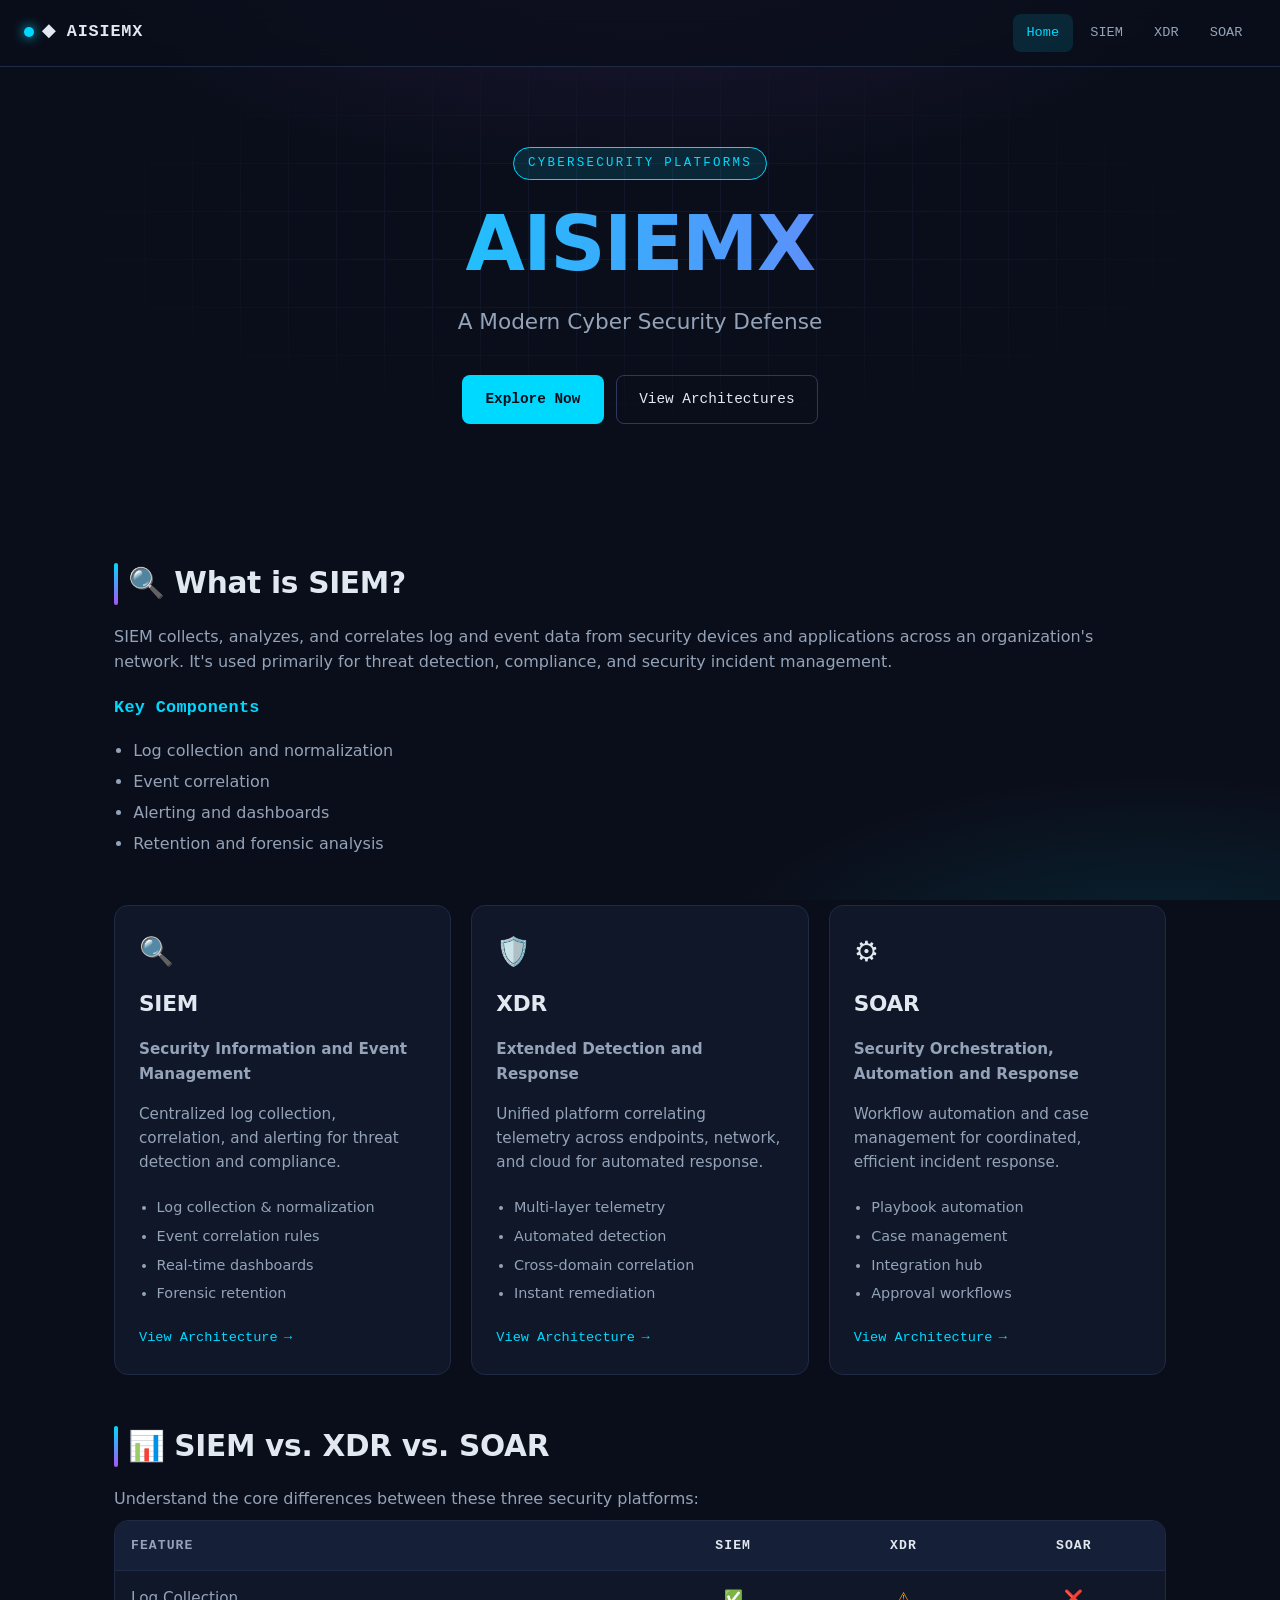
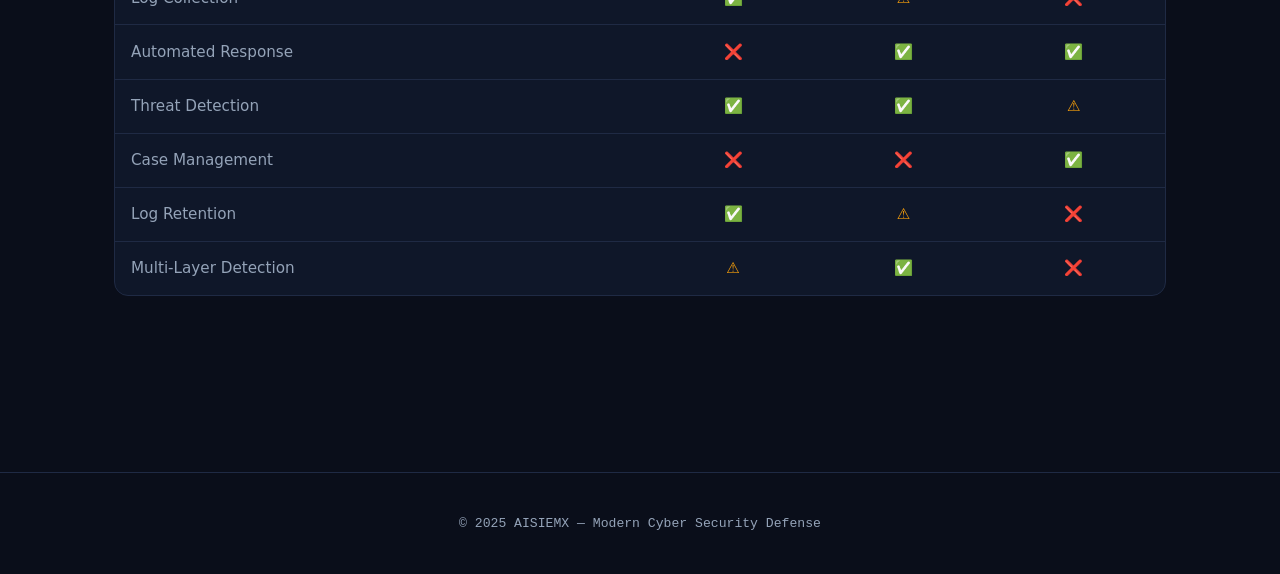
<file: index.html>
<!DOCTYPE html>
<html lang="en">
<head>
  <meta charset="UTF-8" />
  <meta name="viewport" content="width=device-width, initial-scale=1.0"/>
  <meta name="description" content="AISIEMX: Learn about SIEM, XDR, and SOAR — modern cybersecurity defense platforms explained."/>
  <meta name="theme-color" content="#0a0e1a"/>
  <meta property="og:title" content="AISIEMX — Modern Cyber Security Defense"/>
  <meta property="og:description" content="Explore SIEM, XDR, and SOAR architectures and capabilities."/>
  <meta property="og:type" content="website"/>
  <title>AISIEMX — Modern Cyber Security Defense</title>
  <link rel="icon" href="data:image/svg+xml,<svg xmlns='http://www.w3.org/2000/svg' viewBox='0 0 100 100'><rect fill='%230a0e1a' width='100' height='100'/><circle cx='50' cy='50' r='28' fill='none' stroke='%2300d9ff' stroke-width='3'/><path d='M 50 22 L 50 78 M 22 50 L 78 50' stroke='%23a855f7' stroke-width='2' stroke-linecap='round'/></svg>"/>
  <link rel="stylesheet" href="style.css"/>
</head>
<body>
  <nav class="nav">
    <a href="index.html" class="nav-brand">◆ AISIEMX</a>
    <div class="nav-links">
      <a href="index.html" aria-current="page">Home</a>
      <a href="siem.html">SIEM</a>
      <a href="xdr.html">XDR</a>
      <a href="soar.html">SOAR</a>
    </div>
  </nav>

  <header class="hero">
    <div class="hero-eyebrow">Cybersecurity Platforms</div>
    <h1>AISIEMX</h1>
    <p class="tagline">A Modern Cyber Security Defense</p>
    <div class="hero-cta">
      <a href="#overview" class="btn btn-primary">Explore Now</a>
      <a href="siem.html" class="btn btn-ghost">View Architectures</a>
    </div>
  </header>

  <main id="overview">
    <section>
      <h2>🔍 What is SIEM?</h2>
      <p>SIEM collects, analyzes, and correlates log and event data from security devices and applications across an organization's network. It's used primarily for threat detection, compliance, and security incident management.</p>
      <h3>Key Components</h3>
      <ul>
        <li>Log collection and normalization</li>
        <li>Event correlation</li>
        <li>Alerting and dashboards</li>
        <li>Retention and forensic analysis</li>
      </ul>
    </section>

    <section class="card-grid">
      <article class="card">
        <span class="icon">🔍</span>
        <h2>SIEM</h2>
        <p><strong>Security Information and Event Management</strong></p>
        <p>Centralized log collection, correlation, and alerting for threat detection and compliance.</p>
        <ul>
          <li>Log collection &amp; normalization</li>
          <li>Event correlation rules</li>
          <li>Real-time dashboards</li>
          <li>Forensic retention</li>
        </ul>
        <a href="siem.html" class="card-link">View Architecture</a>
      </article>

      <article class="card">
        <span class="icon">🛡️</span>
        <h2>XDR</h2>
        <p><strong>Extended Detection and Response</strong></p>
        <p>Unified platform correlating telemetry across endpoints, network, and cloud for automated response.</p>
        <ul>
          <li>Multi-layer telemetry</li>
          <li>Automated detection</li>
          <li>Cross-domain correlation</li>
          <li>Instant remediation</li>
        </ul>
        <a href="xdr.html" class="card-link">View Architecture</a>
      </article>

      <article class="card">
        <span class="icon">⚙️</span>
        <h2>SOAR</h2>
        <p><strong>Security Orchestration, Automation and Response</strong></p>
        <p>Workflow automation and case management for coordinated, efficient incident response.</p>
        <ul>
          <li>Playbook automation</li>
          <li>Case management</li>
          <li>Integration hub</li>
          <li>Approval workflows</li>
        </ul>
        <a href="soar.html" class="card-link">View Architecture</a>
      </article>
    </section>

    <section>
      <h2>📊 SIEM vs. XDR vs. SOAR</h2>
      <p>Understand the core differences between these three security platforms:</p>
      <div class="table-wrap">
        <table>
          <thead>
            <tr>
              <th>Feature</th>
              <th>SIEM</th>
              <th>XDR</th>
              <th>SOAR</th>
            </tr>
          </thead>
          <tbody>
            <tr>
              <td>Log Collection</td>
              <td class="cell-yes">✅</td>
              <td class="cell-warn">⚠️</td>
              <td class="cell-no">❌</td>
            </tr>
            <tr>
              <td>Automated Response</td>
              <td class="cell-no">❌</td>
              <td class="cell-yes">✅</td>
              <td class="cell-yes">✅</td>
            </tr>
            <tr>
              <td>Threat Detection</td>
              <td class="cell-yes">✅</td>
              <td class="cell-yes">✅</td>
              <td class="cell-warn">⚠️</td>
            </tr>
            <tr>
              <td>Case Management</td>
              <td class="cell-no">❌</td>
              <td class="cell-no">❌</td>
              <td class="cell-yes">✅</td>
            </tr>
            <tr>
              <td>Log Retention</td>
              <td class="cell-yes">✅</td>
              <td class="cell-warn">⚠️</td>
              <td class="cell-no">❌</td>
            </tr>
            <tr>
              <td>Multi-Layer Detection</td>
              <td class="cell-warn">⚠️</td>
              <td class="cell-yes">✅</td>
              <td class="cell-no">❌</td>
            </tr>
          </tbody>
        </table>
      </div>
    </section>
  </main>

  <footer>
    <p>&copy; 2025 AISIEMX — Modern Cyber Security Defense</p>
  </footer>
</body>
</html>
</file>
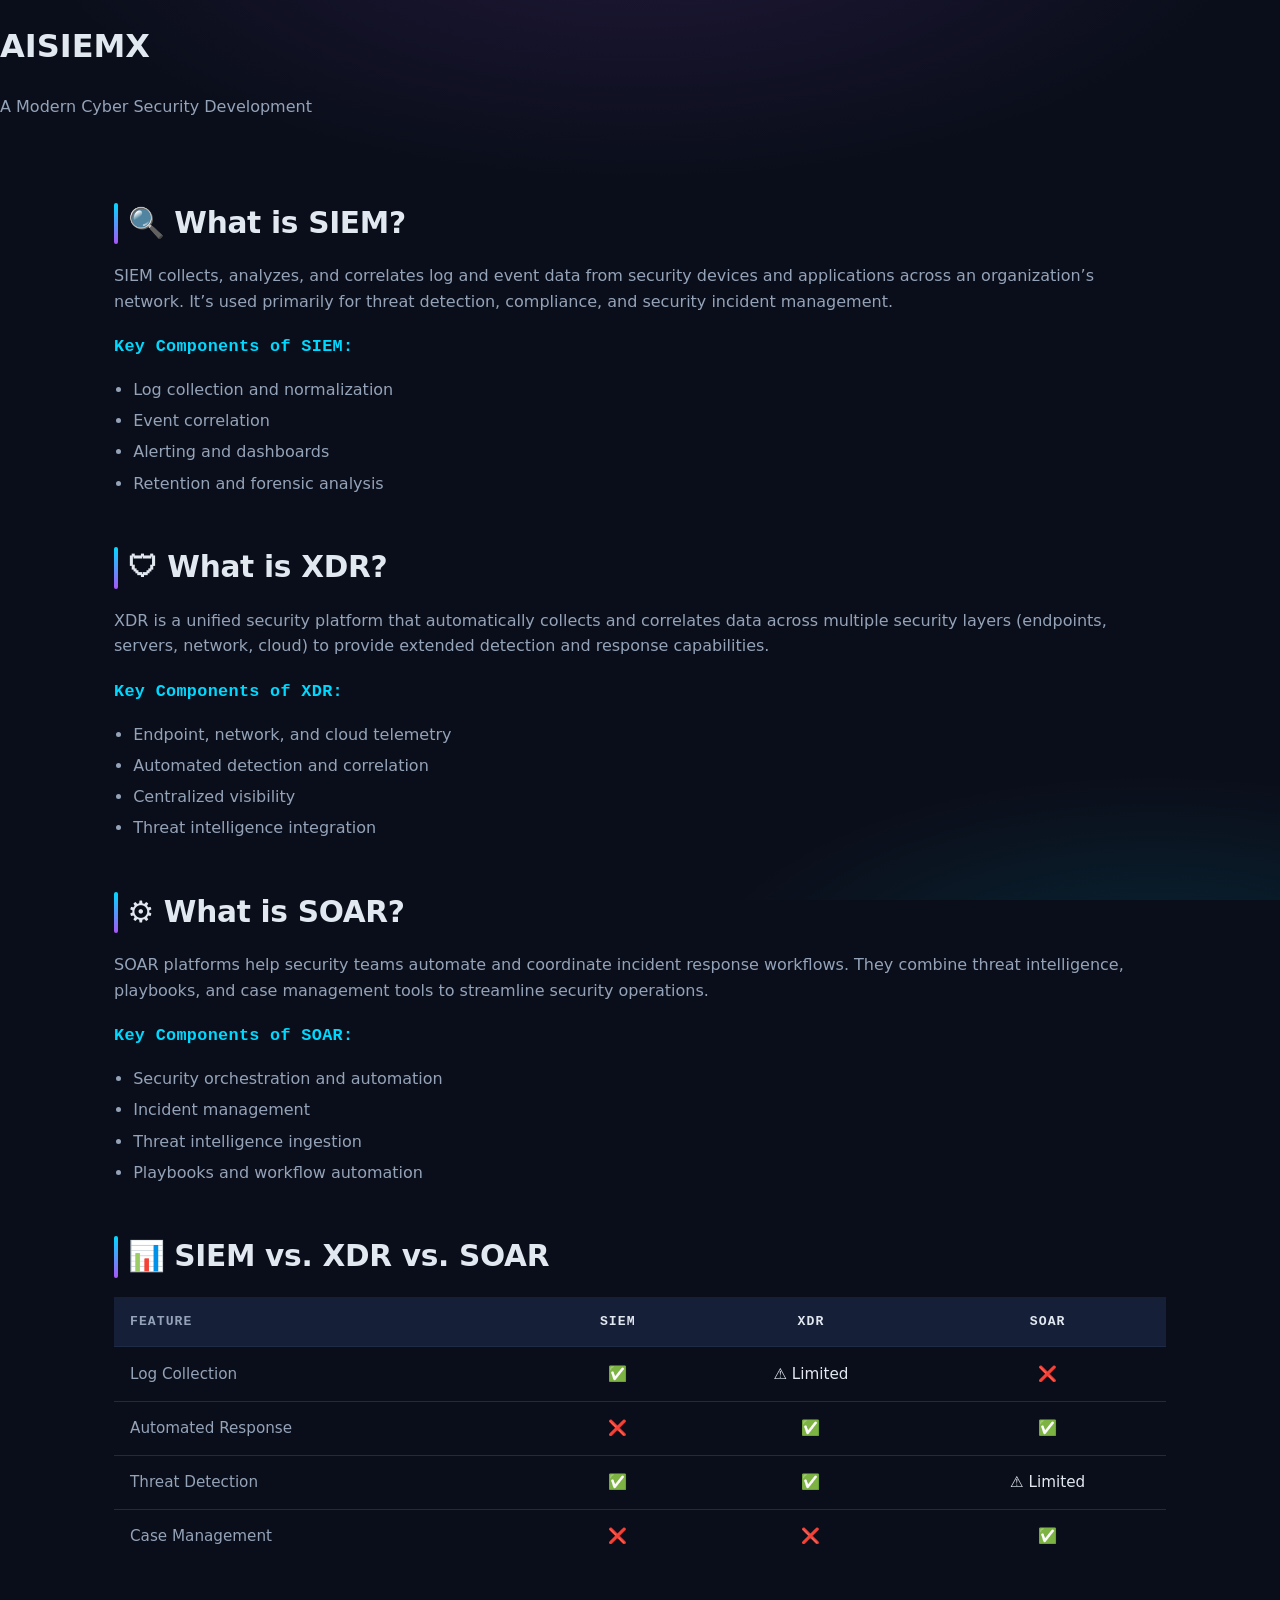
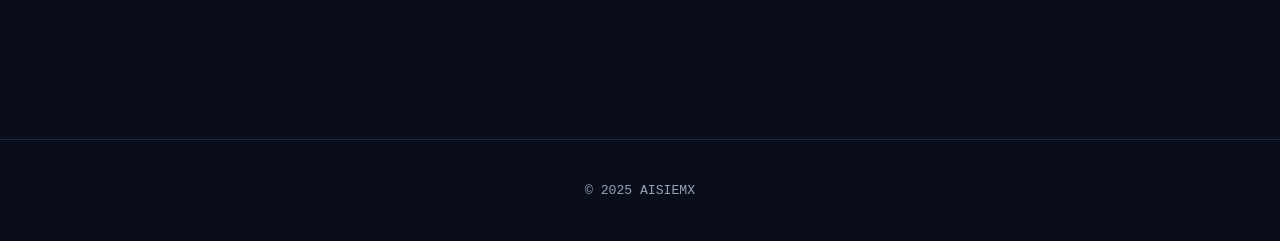
<file: index_org.html>
<!DOCTYPE html>
<html lang="en">
<head>
  <meta charset="UTF-8" />
  <meta name="viewport" content="width=device-width, initial-scale=1.0"/>
  <title>AISIEMX</title>
  <link rel="stylesheet" href="style.css"/>
</head>
<body>
  <header>
    <h1>AISIEMX</h1>
    <p>A Modern Cyber Security Development</p>
  </header>

  <main>
    <section>
      <h2>🔍 What is SIEM?</h2>
      <p>SIEM collects, analyzes, and correlates log and event data from security devices and applications across an organization’s network. It’s used primarily for threat detection, compliance, and security incident management.</p>
      <h3>Key Components of SIEM:</h3>
      <ul>
        <li>Log collection and normalization</li>
        <li>Event correlation</li>
        <li>Alerting and dashboards</li>
        <li>Retention and forensic analysis</li>
      </ul>
    </section>

    <section>
      <h2>🛡 What is XDR?</h2>
      <p>XDR is a unified security platform that automatically collects and correlates data across multiple security layers (endpoints, servers, network, cloud) to provide extended detection and response capabilities.</p>
      <h3>Key Components of XDR:</h3>
      <ul>
        <li>Endpoint, network, and cloud telemetry</li>
        <li>Automated detection and correlation</li>
        <li>Centralized visibility</li>
        <li>Threat intelligence integration</li>
      </ul>
    </section>

    <section>
      <h2>⚙️ What is SOAR?</h2>
      <p>SOAR platforms help security teams automate and coordinate incident response workflows. They combine threat intelligence, playbooks, and case management tools to streamline security operations.</p>
      <h3>Key Components of SOAR:</h3>
      <ul>
        <li>Security orchestration and automation</li>
        <li>Incident management</li>
        <li>Threat intelligence ingestion</li>
        <li>Playbooks and workflow automation</li>
      </ul>
    </section>

    <section>
      <h2>📊 SIEM vs. XDR vs. SOAR</h2>
      <table>
        <thead>
          <tr>
            <th>Feature</th>
            <th>SIEM</th>
            <th>XDR</th>
            <th>SOAR</th>
          </tr>
        </thead>
        <tbody>
          <tr>
            <td>Log Collection</td>
            <td>✅</td>
            <td>⚠️ Limited</td>
            <td>❌</td>
          </tr>
          <tr>
            <td>Automated Response</td>
            <td>❌</td>
            <td>✅</td>
            <td>✅</td>
          </tr>
          <tr>
            <td>Threat Detection</td>
            <td>✅</td>
            <td>✅</td>
            <td>⚠️ Limited</td>
          </tr>
          <tr>
            <td>Case Management</td>
            <td>❌</td>
            <td>❌</td>
            <td>✅</td>
          </tr>
        </tbody>
      </table>
    </section>
  </main>

  <footer>
    <p>&copy; 2025 AISIEMX</p>
  </footer>
</body>
</html>
</file>
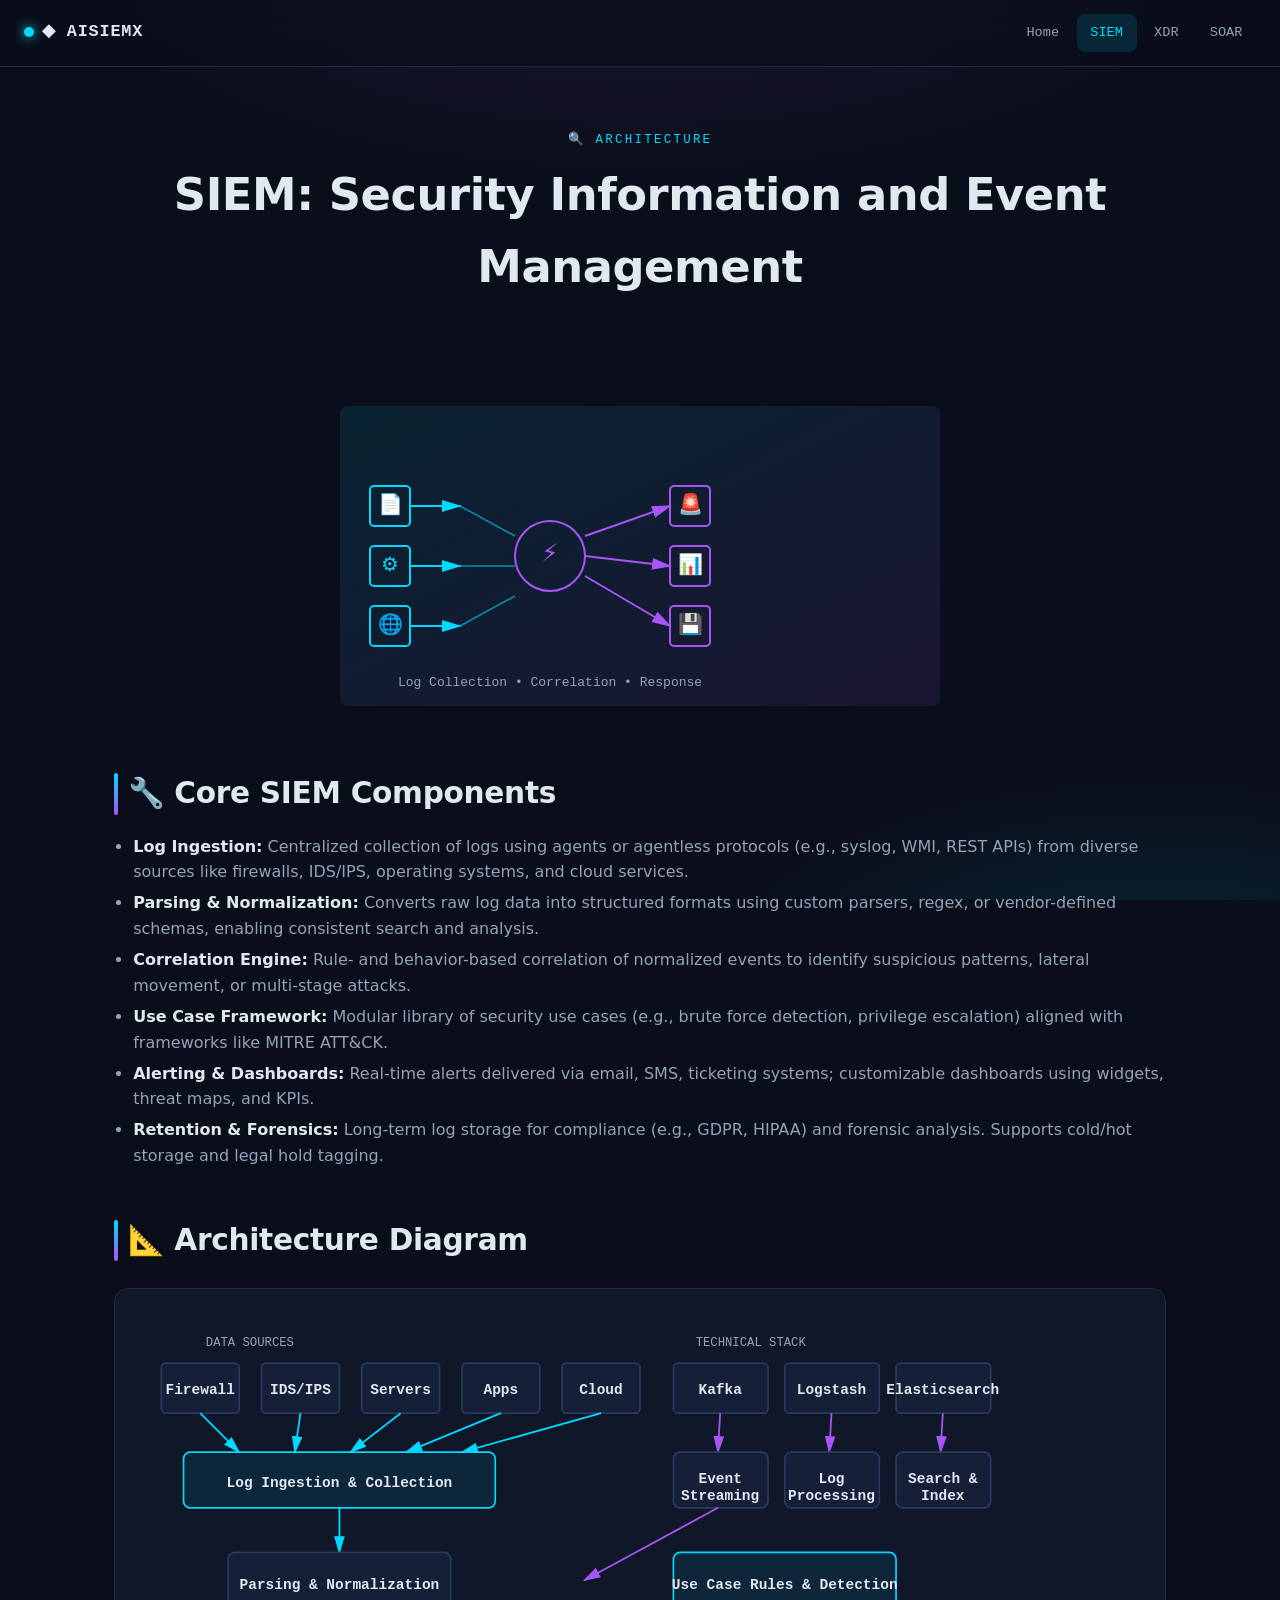
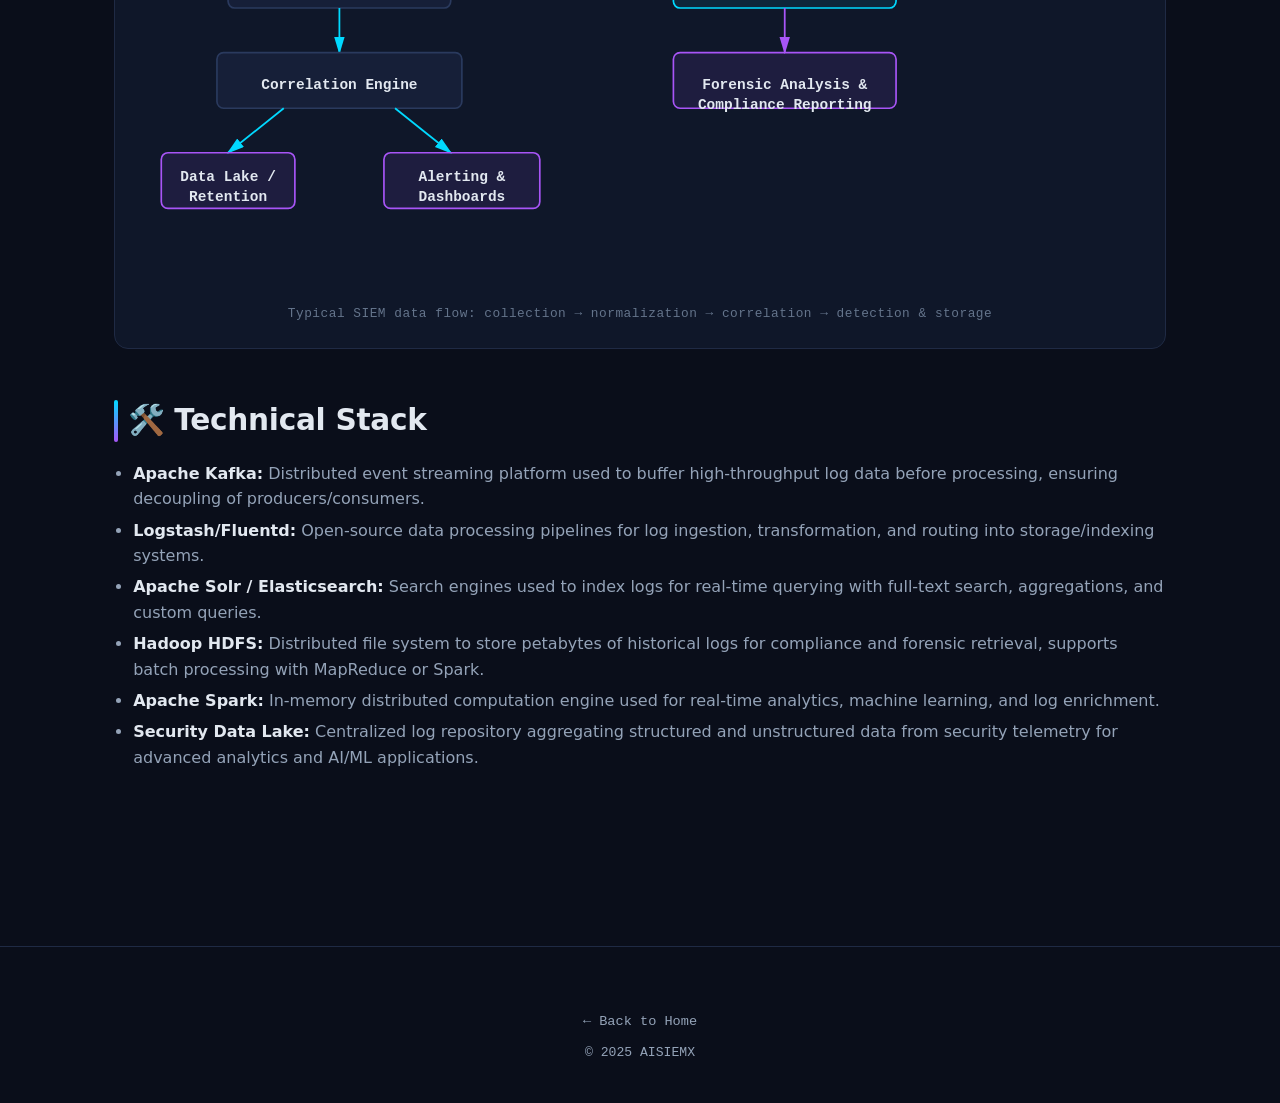
<file: siem.html>
<!DOCTYPE html>
<html lang="en">
<head>
  <meta charset="UTF-8">
  <meta name="viewport" content="width=device-width, initial-scale=1.0"/>
  <meta name="description" content="SIEM architecture: log ingestion, parsing, correlation, and forensics."/>
  <meta name="theme-color" content="#0a0e1a"/>
  <title>SIEM Components & Architecture — AISIEMX</title>
  <link rel="icon" href="data:image/svg+xml,<svg xmlns='http://www.w3.org/2000/svg' viewBox='0 0 100 100'><rect fill='%230a0e1a' width='100' height='100'/><circle cx='50' cy='50' r='28' fill='none' stroke='%2300d9ff' stroke-width='3'/><path d='M 50 22 L 50 78 M 22 50 L 78 50' stroke='%23a855f7' stroke-width='2' stroke-linecap='round'/></svg>"/>
  <link rel="stylesheet" href="style.css">
</head>
<body>
  <nav class="nav">
    <a href="index.html" class="nav-brand">◆ AISIEMX</a>
    <div class="nav-links">
      <a href="index.html">Home</a>
      <a href="siem.html" aria-current="page">SIEM</a>
      <a href="xdr.html">XDR</a>
      <a href="soar.html">SOAR</a>
    </div>
  </nav>

  <header class="page-header">
    <div class="kicker">🔍 Architecture</div>
    <h1>SIEM: Security Information and Event Management</h1>
  </header>

  <main>
    <section style="text-align: center; margin: 3rem 0 4rem;">
      <svg viewBox="0 0 600 300" xmlns="http://www.w3.org/2000/svg" style="max-width: 600px; margin: 0 auto; display: block;">
        <!-- Background -->
        <defs>
          <linearGradient id="siem-grad" x1="0%" y1="0%" x2="100%" y2="100%">
            <stop offset="0%" style="stop-color:rgba(0,217,255,0.1);stop-opacity:1" />
            <stop offset="100%" style="stop-color:rgba(168,85,247,0.1);stop-opacity:1" />
          </linearGradient>
        </defs>
        <rect width="600" height="300" fill="url(#siem-grad)" rx="8"/>

        <!-- Left: Log sources -->
        <g id="logs">
          <rect x="30" y="80" width="40" height="40" rx="4" fill="none" stroke="#00d9ff" stroke-width="2"/>
          <text x="50" y="105" font-size="20" fill="#00d9ff" text-anchor="middle">📄</text>

          <rect x="30" y="140" width="40" height="40" rx="4" fill="none" stroke="#00d9ff" stroke-width="2"/>
          <text x="50" y="165" font-size="20" fill="#00d9ff" text-anchor="middle">⚙️</text>

          <rect x="30" y="200" width="40" height="40" rx="4" fill="none" stroke="#00d9ff" stroke-width="2"/>
          <text x="50" y="225" font-size="20" fill="#00d9ff" text-anchor="middle">🌐</text>
        </g>

        <!-- Arrows flowing right -->
        <path d="M 70 100 L 120 100" stroke="#00d9ff" stroke-width="2" fill="none" marker-end="url(#arrow-cyan)"/>
        <path d="M 70 160 L 120 160" stroke="#00d9ff" stroke-width="2" fill="none" marker-end="url(#arrow-cyan)"/>
        <path d="M 70 220 L 120 220" stroke="#00d9ff" stroke-width="2" fill="none" marker-end="url(#arrow-cyan)"/>

        <!-- Center: Processing (central hub) -->
        <circle cx="210" cy="150" r="35" fill="none" stroke="#a855f7" stroke-width="2"/>
        <text x="210" y="155" font-size="24" fill="#a855f7" text-anchor="middle">⚡</text>

        <!-- Connecting lines from sources to hub -->
        <path d="M 120 100 L 175 130" stroke="#00d9ff" stroke-width="1.5" fill="none" opacity="0.6"/>
        <path d="M 120 160 L 175 160" stroke="#00d9ff" stroke-width="1.5" fill="none" opacity="0.6"/>
        <path d="M 120 220 L 175 190" stroke="#00d9ff" stroke-width="1.5" fill="none" opacity="0.6"/>

        <!-- Right: Output destinations -->
        <g id="outputs">
          <!-- Alerts -->
          <rect x="330" y="80" width="40" height="40" rx="4" fill="none" stroke="#a855f7" stroke-width="2"/>
          <text x="350" y="105" font-size="20" fill="#a855f7" text-anchor="middle">🚨</text>

          <!-- Dashboard -->
          <rect x="330" y="140" width="40" height="40" rx="4" fill="none" stroke="#a855f7" stroke-width="2"/>
          <text x="350" y="165" font-size="20" fill="#a855f7" text-anchor="middle">📊</text>

          <!-- Storage -->
          <rect x="330" y="200" width="40" height="40" rx="4" fill="none" stroke="#a855f7" stroke-width="2"/>
          <text x="350" y="225" font-size="20" fill="#a855f7" text-anchor="middle">💾</text>
        </g>

        <!-- Arrows from hub to outputs -->
        <path d="M 245 130 L 330 100" stroke="#a855f7" stroke-width="2" fill="none" marker-end="url(#arrow-violet)"/>
        <path d="M 245 150 L 330 160" stroke="#a855f7" stroke-width="2" fill="none" marker-end="url(#arrow-violet)"/>
        <path d="M 245 170 L 330 220" stroke="#a855f7" stroke-width="2" fill="none" marker-end="url(#arrow-violet)"/>

        <!-- Labels -->
        <text x="210" y="280" font-size="13" fill="#94a3b8" text-anchor="middle" font-family="monospace">Log Collection • Correlation • Response</text>

        <!-- Arrow markers -->
        <defs>
          <marker id="arrow-cyan" markerWidth="10" markerHeight="10" refX="9" refY="3" orient="auto">
            <polygon points="0 0, 10 3, 0 6" fill="#00d9ff"/>
          </marker>
          <marker id="arrow-violet" markerWidth="10" markerHeight="10" refX="9" refY="3" orient="auto">
            <polygon points="0 0, 10 3, 0 6" fill="#a855f7"/>
          </marker>
        </defs>
      </svg>
    </section>

    <section>
      <h2>🔧 Core SIEM Components</h2>
      <ul>
        <li><strong>Log Ingestion:</strong> Centralized collection of logs using agents or agentless protocols (e.g., syslog, WMI, REST APIs) from diverse sources like firewalls, IDS/IPS, operating systems, and cloud services.</li>
        <li><strong>Parsing &amp; Normalization:</strong> Converts raw log data into structured formats using custom parsers, regex, or vendor-defined schemas, enabling consistent search and analysis.</li>
        <li><strong>Correlation Engine:</strong> Rule- and behavior-based correlation of normalized events to identify suspicious patterns, lateral movement, or multi-stage attacks.</li>
        <li><strong>Use Case Framework:</strong> Modular library of security use cases (e.g., brute force detection, privilege escalation) aligned with frameworks like MITRE ATT&CK.</li>
        <li><strong>Alerting &amp; Dashboards:</strong> Real-time alerts delivered via email, SMS, ticketing systems; customizable dashboards using widgets, threat maps, and KPIs.</li>
        <li><strong>Retention &amp; Forensics:</strong> Long-term log storage for compliance (e.g., GDPR, HIPAA) and forensic analysis. Supports cold/hot storage and legal hold tagging.</li>
      </ul>
    </section>

    <section>
      <h2>📐 Architecture Diagram</h2>
      <div class="diagram">
        <svg viewBox="0 0 900 520" xmlns="http://www.w3.org/2000/svg">
          <!-- Sources layer -->
          <text x="60" y="30" class="dg-label-sm" text-anchor="start">DATA SOURCES</text>
          <rect x="20" y="45" width="70" height="45" rx="4" class="dg-box"/>
          <text x="55" y="73" class="dg-label" text-anchor="middle">Firewall</text>

          <rect x="110" y="45" width="70" height="45" rx="4" class="dg-box"/>
          <text x="145" y="73" class="dg-label" text-anchor="middle">IDS/IPS</text>

          <rect x="200" y="45" width="70" height="45" rx="4" class="dg-box"/>
          <text x="235" y="73" class="dg-label" text-anchor="middle">Servers</text>

          <rect x="290" y="45" width="70" height="45" rx="4" class="dg-box"/>
          <text x="325" y="73" class="dg-label" text-anchor="middle">Apps</text>

          <rect x="380" y="45" width="70" height="45" rx="4" class="dg-box"/>
          <text x="415" y="73" class="dg-label" text-anchor="middle">Cloud</text>

          <!-- Ingestion arrows -->
          <path d="M 55 90 L 90 125" class="dg-arrow" marker-end="url(#arrowhead)"/>
          <path d="M 145 90 L 140 125" class="dg-arrow" marker-end="url(#arrowhead)"/>
          <path d="M 235 90 L 190 125" class="dg-arrow" marker-end="url(#arrowhead)"/>
          <path d="M 325 90 L 240 125" class="dg-arrow" marker-end="url(#arrowhead)"/>
          <path d="M 415 90 L 290 125" class="dg-arrow" marker-end="url(#arrowhead)"/>

          <!-- Log Ingestion box -->
          <rect x="40" y="125" width="280" height="50" rx="6" class="dg-box-cyan"/>
          <text x="180" y="156" class="dg-label" text-anchor="middle">Log Ingestion &amp; Collection</text>

          <!-- Arrow down -->
          <path d="M 180 175 L 180 215" class="dg-arrow" marker-end="url(#arrowhead)"/>

          <!-- Processing pipeline -->
          <rect x="80" y="215" width="200" height="50" rx="6" class="dg-box"/>
          <text x="180" y="248" class="dg-label" text-anchor="middle">Parsing &amp; Normalization</text>

          <path d="M 180 265 L 180 305" class="dg-arrow" marker-end="url(#arrowhead)"/>

          <rect x="70" y="305" width="220" height="50" rx="6" class="dg-box"/>
          <text x="180" y="338" class="dg-label" text-anchor="middle">Correlation Engine</text>

          <!-- Split to storage and alerting -->
          <path d="M 130 355 L 80 395" class="dg-arrow" marker-end="url(#arrowhead)"/>
          <path d="M 230 355 L 280 395" class="dg-arrow" marker-end="url(#arrowhead)"/>

          <!-- Storage -->
          <rect x="20" y="395" width="120" height="50" rx="6" class="dg-box-violet"/>
          <text x="80" y="420" class="dg-label" text-anchor="middle">Data Lake /</text>
          <text x="80" y="438" class="dg-label" text-anchor="middle">Retention</text>

          <!-- Alerting &amp; Dashboards -->
          <rect x="220" y="395" width="140" height="50" rx="6" class="dg-box-violet"/>
          <text x="290" y="420" class="dg-label" text-anchor="middle">Alerting &amp;</text>
          <text x="290" y="438" class="dg-label" text-anchor="middle">Dashboards</text>

          <!-- Technical stack on right -->
          <text x="500" y="30" class="dg-label-sm" text-anchor="start">TECHNICAL STACK</text>

          <rect x="480" y="45" width="85" height="45" rx="4" class="dg-box"/>
          <text x="522" y="73" class="dg-label" text-anchor="middle">Kafka</text>

          <rect x="580" y="45" width="85" height="45" rx="4" class="dg-box"/>
          <text x="622" y="73" class="dg-label" text-anchor="middle">Logstash</text>

          <rect x="680" y="45" width="85" height="45" rx="4" class="dg-box"/>
          <text x="722" y="73" class="dg-label" text-anchor="middle">Elasticsearch</text>

          <path d="M 522 90 L 520 125" class="dg-arrow-v" marker-end="url(#arrowhead-v)"/>
          <path d="M 622 90 L 620 125" class="dg-arrow-v" marker-end="url(#arrowhead-v)"/>
          <path d="M 722 90 L 720 125" class="dg-arrow-v" marker-end="url(#arrowhead-v)"/>

          <rect x="480" y="125" width="85" height="50" rx="6" class="dg-box"/>
          <text x="522" y="153" class="dg-label" text-anchor="middle">Event</text>
          <text x="522" y="168" class="dg-label" text-anchor="middle">Streaming</text>

          <rect x="580" y="125" width="85" height="50" rx="6" class="dg-box"/>
          <text x="622" y="153" class="dg-label" text-anchor="middle">Log</text>
          <text x="622" y="168" class="dg-label" text-anchor="middle">Processing</text>

          <rect x="680" y="125" width="85" height="50" rx="6" class="dg-box"/>
          <text x="722" y="153" class="dg-label" text-anchor="middle">Search &amp;</text>
          <text x="722" y="168" class="dg-label" text-anchor="middle">Index</text>

          <!-- Data flow to pipeline -->
          <path d="M 520 175 L 400 240" class="dg-arrow-v" marker-end="url(#arrowhead-v)"/>

          <!-- Use case rules -->
          <rect x="480" y="215" width="200" height="50" rx="6" class="dg-box-cyan"/>
          <text x="580" y="248" class="dg-label" text-anchor="middle">Use Case Rules &amp; Detection</text>

          <path d="M 580 265 L 580 305" class="dg-arrow-v" marker-end="url(#arrowhead-v)"/>

          <!-- Forensics -->
          <rect x="480" y="305" width="200" height="50" rx="6" class="dg-box-violet"/>
          <text x="580" y="338" class="dg-label" text-anchor="middle">Forensic Analysis &amp;</text>
          <text x="580" y="356" class="dg-label" text-anchor="middle">Compliance Reporting</text>

          <!-- Arrow markers -->
          <defs>
            <marker id="arrowhead" markerWidth="10" markerHeight="10" refX="9" refY="3" orient="auto">
              <polygon points="0 0, 10 3, 0 6" fill="#00d9ff"/>
            </marker>
            <marker id="arrowhead-v" markerWidth="10" markerHeight="10" refX="9" refY="3" orient="auto">
              <polygon points="0 0, 10 3, 0 6" fill="#a855f7"/>
            </marker>
          </defs>
        </svg>
        <div class="diagram-caption">Typical SIEM data flow: collection → normalization → correlation → detection &amp; storage</div>
      </div>
    </section>

    <section>
      <h2>🛠️ Technical Stack</h2>
      <ul>
        <li><strong>Apache Kafka:</strong> Distributed event streaming platform used to buffer high-throughput log data before processing, ensuring decoupling of producers/consumers.</li>
        <li><strong>Logstash/Fluentd:</strong> Open-source data processing pipelines for log ingestion, transformation, and routing into storage/indexing systems.</li>
        <li><strong>Apache Solr / Elasticsearch:</strong> Search engines used to index logs for real-time querying with full-text search, aggregations, and custom queries.</li>
        <li><strong>Hadoop HDFS:</strong> Distributed file system to store petabytes of historical logs for compliance and forensic retrieval, supports batch processing with MapReduce or Spark.</li>
        <li><strong>Apache Spark:</strong> In-memory distributed computation engine used for real-time analytics, machine learning, and log enrichment.</li>
        <li><strong>Security Data Lake:</strong> Centralized log repository aggregating structured and unstructured data from security telemetry for advanced analytics and AI/ML applications.</li>
      </ul>
    </section>
  </main>

  <footer>
    <a href="index.html" class="back-link">← Back to Home</a>
    <p>&copy; 2025 AISIEMX</p>
  </footer>
</body>
</html>
</file>
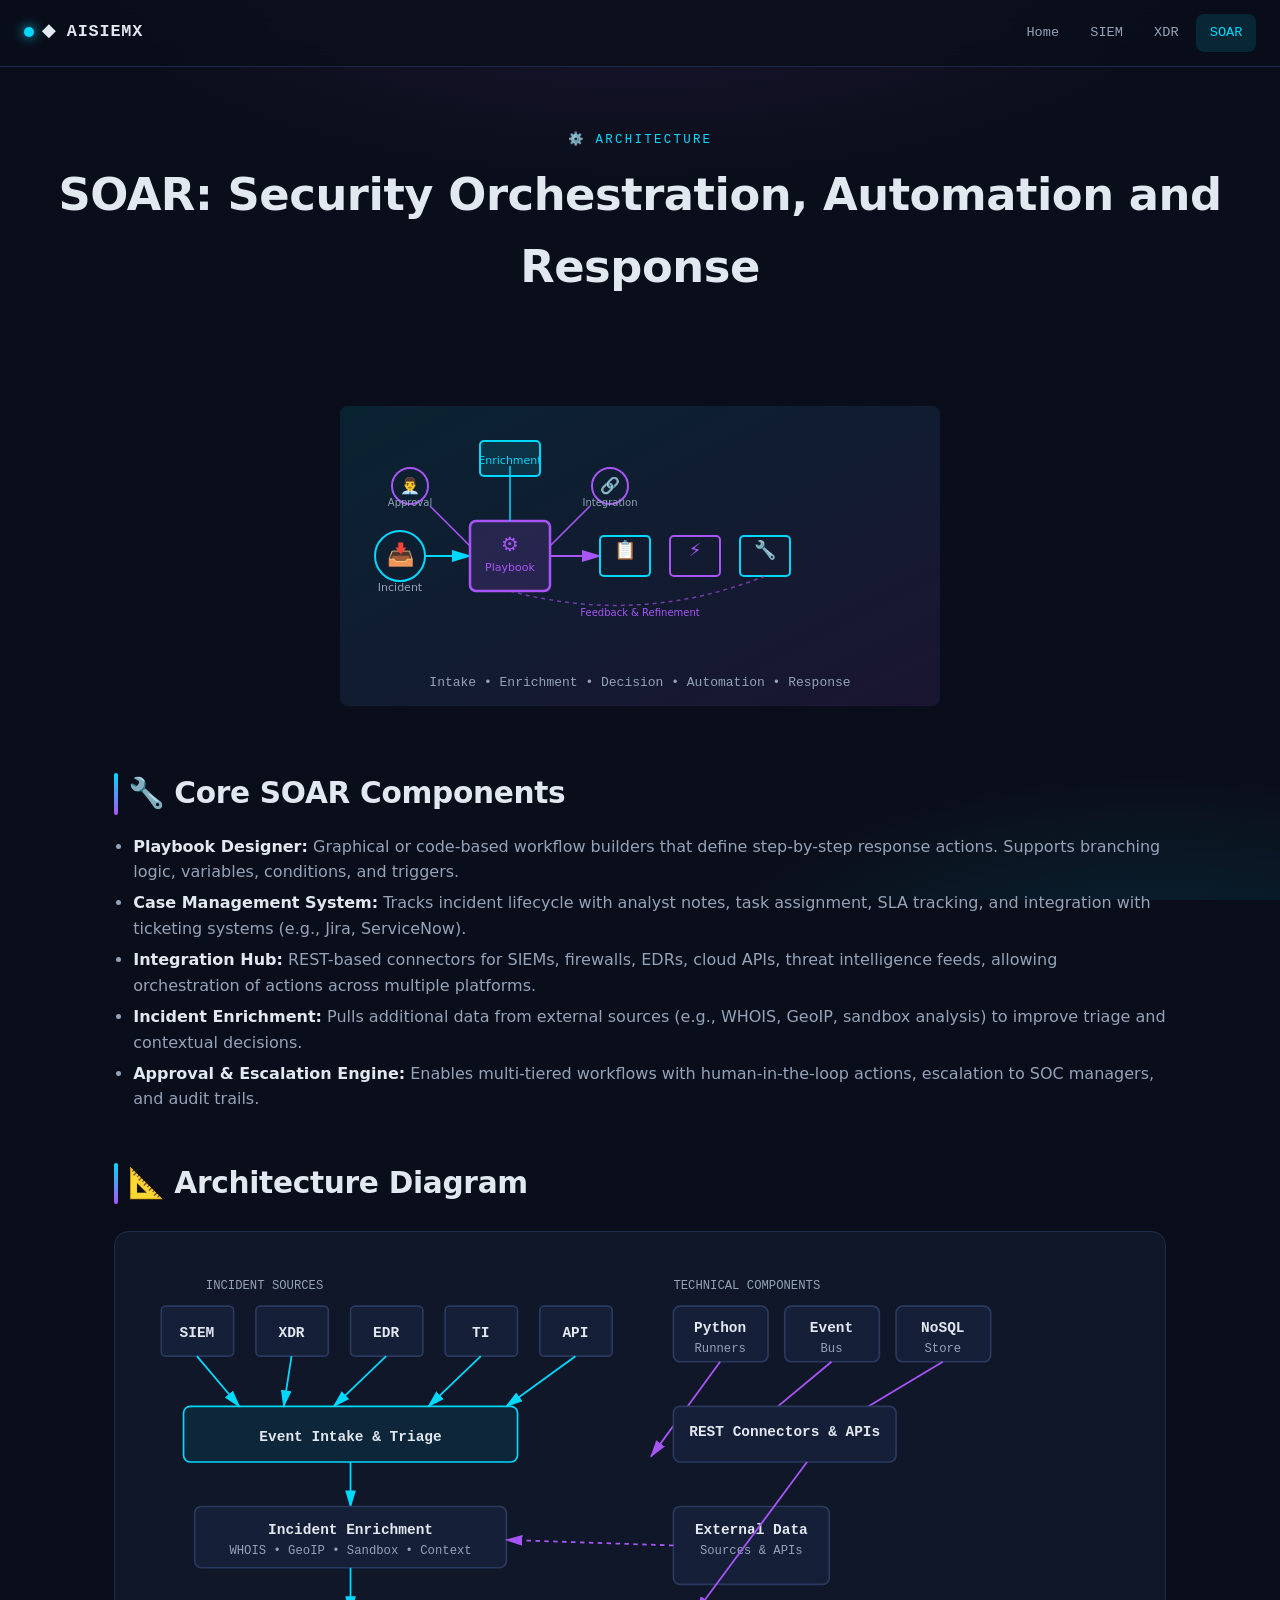
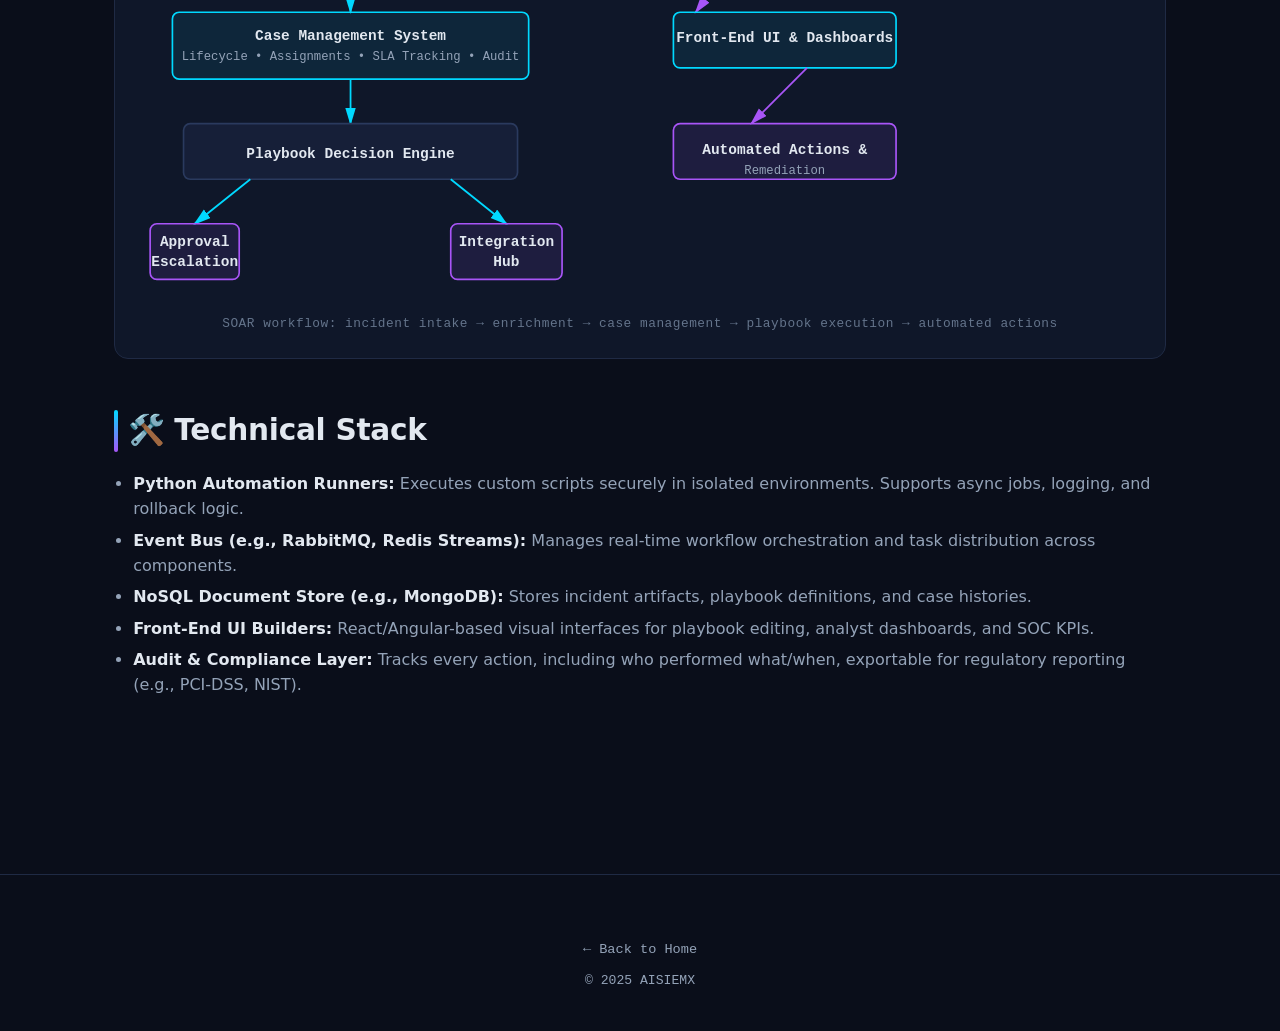
<file: soar.html>
<!DOCTYPE html>
<html lang="en">
<head>
  <meta charset="UTF-8">
  <meta name="viewport" content="width=device-width, initial-scale=1.0"/>
  <meta name="description" content="SOAR architecture: security orchestration, automation, case management, and incident response."/>
  <meta name="theme-color" content="#0a0e1a"/>
  <title>SOAR Components & Architecture — AISIEMX</title>
  <link rel="icon" href="data:image/svg+xml,<svg xmlns='http://www.w3.org/2000/svg' viewBox='0 0 100 100'><rect fill='%230a0e1a' width='100' height='100'/><circle cx='50' cy='50' r='28' fill='none' stroke='%2300d9ff' stroke-width='3'/><path d='M 50 22 L 50 78 M 22 50 L 78 50' stroke='%23a855f7' stroke-width='2' stroke-linecap='round'/></svg>"/>
  <link rel="stylesheet" href="style.css">
</head>
<body>
  <nav class="nav">
    <a href="index.html" class="nav-brand">◆ AISIEMX</a>
    <div class="nav-links">
      <a href="index.html">Home</a>
      <a href="siem.html">SIEM</a>
      <a href="xdr.html">XDR</a>
      <a href="soar.html" aria-current="page">SOAR</a>
    </div>
  </nav>

  <header class="page-header">
    <div class="kicker">⚙️ Architecture</div>
    <h1>SOAR: Security Orchestration, Automation and Response</h1>
  </header>

  <main>
    <section style="text-align: center; margin: 3rem 0 4rem;">
      <svg viewBox="0 0 600 300" xmlns="http://www.w3.org/2000/svg" style="max-width: 600px; margin: 0 auto; display: block;">
        <!-- Background -->
        <defs>
          <linearGradient id="soar-grad" x1="0%" y1="0%" x2="100%" y2="100%">
            <stop offset="0%" style="stop-color:rgba(0,217,255,0.1);stop-opacity:1" />
            <stop offset="100%" style="stop-color:rgba(168,85,247,0.1);stop-opacity:1" />
          </linearGradient>
        </defs>
        <rect width="600" height="300" fill="url(#soar-grad)" rx="8"/>

        <!-- Left: Incident intake -->
        <circle cx="60" cy="150" r="25" fill="none" stroke="#00d9ff" stroke-width="2"/>
        <text x="60" y="156" font-size="22" fill="#00d9ff" text-anchor="middle">📥</text>
        <text x="60" y="185" font-size="11" fill="#94a3b8" text-anchor="middle">Incident</text>

        <!-- Arrow to playbook -->
        <path d="M 85 150 L 130 150" stroke="#00d9ff" stroke-width="2" fill="none" marker-end="url(#arrow-cyan)"/>

        <!-- Center: Playbook -->
        <rect x="130" y="115" width="80" height="70" rx="6" fill="rgba(168,85,247,0.15)" stroke="#a855f7" stroke-width="2.5"/>
        <text x="170" y="145" font-size="20" fill="#a855f7" text-anchor="middle">⚙️</text>
        <text x="170" y="165" font-size="11" fill="#a855f7" text-anchor="middle">Playbook</text>

        <!-- Decision branches -->
        <!-- Left branch: Approval -->
        <path d="M 130 140 L 90 100" stroke="#a855f7" stroke-width="1.5" fill="none"/>
        <circle cx="70" cy="80" r="18" fill="none" stroke="#a855f7" stroke-width="2"/>
        <text x="70" y="85" font-size="16" fill="#a855f7" text-anchor="middle">👨‍💼</text>
        <text x="70" y="100" font-size="10" fill="#94a3b8" text-anchor="middle">Approval</text>

        <!-- Center branch: Enrichment -->
        <path d="M 170 115 L 170 60" stroke="#00d9ff" stroke-width="1.5" fill="none"/>
        <rect x="140" y="35" width="60" height="35" rx="4" fill="rgba(0,217,255,0.1)" stroke="#00d9ff" stroke-width="2"/>
        <text x="170" y="58" font-size="11" fill="#00d9ff" text-anchor="middle">Enrichment</text>

        <!-- Right branch: Integration -->
        <path d="M 210 140 L 250 100" stroke="#a855f7" stroke-width="1.5" fill="none"/>
        <circle cx="270" cy="80" r="18" fill="none" stroke="#a855f7" stroke-width="2"/>
        <text x="270" y="85" font-size="16" fill="#a855f7" text-anchor="middle">🔗</text>
        <text x="270" y="100" font-size="10" fill="#94a3b8" text-anchor="middle">Integration</text>

        <!-- Right: Case management & Actions -->
        <path d="M 210 150 L 260 150" stroke="#a855f7" stroke-width="2" fill="none" marker-end="url(#arrow-violet)"/>

        <g id="actions">
          <!-- Case -->
          <rect x="260" y="130" width="50" height="40" rx="4" fill="none" stroke="#00d9ff" stroke-width="2"/>
          <text x="285" y="150" font-size="18" fill="#00d9ff" text-anchor="middle">📋</text>

          <!-- Auto Action -->
          <rect x="330" y="130" width="50" height="40" rx="4" fill="none" stroke="#a855f7" stroke-width="2"/>
          <text x="355" y="150" font-size="18" fill="#a855f7" text-anchor="middle">⚡</text>

          <!-- Integration -->
          <rect x="400" y="130" width="50" height="40" rx="4" fill="none" stroke="#00d9ff" stroke-width="2"/>
          <text x="425" y="150" font-size="18" fill="#00d9ff" text-anchor="middle">🔧</text>
        </g>

        <!-- Feedback loop -->
        <path d="M 425 170 Q 300 220 170 185" stroke="#a855f7" stroke-width="1.5" fill="none" stroke-dasharray="4,4" opacity="0.6"/>
        <text x="300" y="210" font-size="10" fill="#a855f7" text-anchor="middle">Feedback &amp; Refinement</text>

        <!-- Bottom label -->
        <text x="300" y="280" font-size="13" fill="#94a3b8" text-anchor="middle" font-family="monospace">Intake • Enrichment • Decision • Automation • Response</text>

        <!-- Arrow markers -->
        <defs>
          <marker id="arrow-cyan" markerWidth="10" markerHeight="10" refX="9" refY="3" orient="auto">
            <polygon points="0 0, 10 3, 0 6" fill="#00d9ff"/>
          </marker>
          <marker id="arrow-violet" markerWidth="10" markerHeight="10" refX="9" refY="3" orient="auto">
            <polygon points="0 0, 10 3, 0 6" fill="#a855f7"/>
          </marker>
        </defs>
      </svg>
    </section>

    <section>
      <h2>🔧 Core SOAR Components</h2>
      <ul>
        <li><strong>Playbook Designer:</strong> Graphical or code-based workflow builders that define step-by-step response actions. Supports branching logic, variables, conditions, and triggers.</li>
        <li><strong>Case Management System:</strong> Tracks incident lifecycle with analyst notes, task assignment, SLA tracking, and integration with ticketing systems (e.g., Jira, ServiceNow).</li>
        <li><strong>Integration Hub:</strong> REST-based connectors for SIEMs, firewalls, EDRs, cloud APIs, threat intelligence feeds, allowing orchestration of actions across multiple platforms.</li>
        <li><strong>Incident Enrichment:</strong> Pulls additional data from external sources (e.g., WHOIS, GeoIP, sandbox analysis) to improve triage and contextual decisions.</li>
        <li><strong>Approval &amp; Escalation Engine:</strong> Enables multi-tiered workflows with human-in-the-loop actions, escalation to SOC managers, and audit trails.</li>
      </ul>
    </section>

    <section>
      <h2>📐 Architecture Diagram</h2>
      <div class="diagram">
        <svg viewBox="0 0 900 580" xmlns="http://www.w3.org/2000/svg">
          <!-- Incident sources -->
          <text x="60" y="30" class="dg-label-sm" text-anchor="start">INCIDENT SOURCES</text>

          <rect x="20" y="45" width="65" height="45" rx="4" class="dg-box"/>
          <text x="52" y="73" class="dg-label" text-anchor="middle">SIEM</text>

          <rect x="105" y="45" width="65" height="45" rx="4" class="dg-box"/>
          <text x="137" y="73" class="dg-label" text-anchor="middle">XDR</text>

          <rect x="190" y="45" width="65" height="45" rx="4" class="dg-box"/>
          <text x="222" y="73" class="dg-label" text-anchor="middle">EDR</text>

          <rect x="275" y="45" width="65" height="45" rx="4" class="dg-box"/>
          <text x="307" y="73" class="dg-label" text-anchor="middle">TI</text>

          <rect x="360" y="45" width="65" height="45" rx="4" class="dg-box"/>
          <text x="392" y="73" class="dg-label" text-anchor="middle">API</text>

          <!-- Ingestion arrows -->
          <path d="M 52 90 L 90 135" class="dg-arrow" marker-end="url(#arrowhead)"/>
          <path d="M 137 90 L 130 135" class="dg-arrow" marker-end="url(#arrowhead)"/>
          <path d="M 222 90 L 175 135" class="dg-arrow" marker-end="url(#arrowhead)"/>
          <path d="M 307 90 L 260 135" class="dg-arrow" marker-end="url(#arrowhead)"/>
          <path d="M 392 90 L 330 135" class="dg-arrow" marker-end="url(#arrowhead)"/>

          <!-- Event intake -->
          <rect x="40" y="135" width="300" height="50" rx="6" class="dg-box-cyan"/>
          <text x="190" y="166" class="dg-label" text-anchor="middle">Event Intake &amp; Triage</text>

          <path d="M 190 185 L 190 225" class="dg-arrow" marker-end="url(#arrowhead)"/>

          <!-- Enrichment -->
          <rect x="50" y="225" width="280" height="55" rx="6" class="dg-box"/>
          <text x="190" y="250" class="dg-label" text-anchor="middle">Incident Enrichment</text>
          <text x="190" y="268" class="dg-label-sm" text-anchor="middle">WHOIS • GeoIP • Sandbox • Context</text>

          <!-- External sources -->
          <rect x="480" y="225" width="140" height="70" rx="6" class="dg-box"/>
          <text x="550" y="250" class="dg-label" text-anchor="middle">External Data</text>
          <text x="550" y="268" class="dg-label-sm" text-anchor="middle">Sources &amp; APIs</text>

          <path d="M 480 260 L 330 255" class="dg-arrow-v" marker-end="url(#arrowhead-v)" stroke-dasharray="4,4"/>

          <!-- Case management -->
          <path d="M 190 280 L 190 320" class="dg-arrow" marker-end="url(#arrowhead)"/>

          <rect x="30" y="320" width="320" height="60" rx="6" class="dg-box-cyan"/>
          <text x="190" y="345" class="dg-label" text-anchor="middle">Case Management System</text>
          <text x="190" y="363" class="dg-label-sm" text-anchor="middle">Lifecycle • Assignments • SLA Tracking • Audit</text>

          <!-- Playbook engine -->
          <path d="M 190 380 L 190 420" class="dg-arrow" marker-end="url(#arrowhead)"/>

          <rect x="40" y="420" width="300" height="50" rx="6" class="dg-box"/>
          <text x="190" y="451" class="dg-label" text-anchor="middle">Playbook Decision Engine</text>

          <!-- Parallel: approval workflow and integration hub -->
          <path d="M 100 470 L 50 510" class="dg-arrow" marker-end="url(#arrowhead)"/>
          <path d="M 280 470 L 330 510" class="dg-arrow" marker-end="url(#arrowhead)"/>

          <!-- Approval -->
          <rect x="10" y="510" width="80" height="50" rx="6" class="dg-box-violet"/>
          <text x="50" y="530" class="dg-label" text-anchor="middle">Approval</text>
          <text x="50" y="548" class="dg-label" text-anchor="middle">Escalation</text>

          <!-- Integration Hub -->
          <rect x="280" y="510" width="100" height="50" rx="6" class="dg-box-violet"/>
          <text x="330" y="530" class="dg-label" text-anchor="middle">Integration</text>
          <text x="330" y="548" class="dg-label" text-anchor="middle">Hub</text>

          <!-- Right side: technical stack -->
          <text x="480" y="30" class="dg-label-sm" text-anchor="start">TECHNICAL COMPONENTS</text>

          <rect x="480" y="45" width="85" height="50" rx="6" class="dg-box"/>
          <text x="522" y="68" class="dg-label" text-anchor="middle">Python</text>
          <text x="522" y="86" class="dg-label-sm" text-anchor="middle">Runners</text>

          <rect x="580" y="45" width="85" height="50" rx="6" class="dg-box"/>
          <text x="622" y="68" class="dg-label" text-anchor="middle">Event</text>
          <text x="622" y="86" class="dg-label-sm" text-anchor="middle">Bus</text>

          <rect x="680" y="45" width="85" height="50" rx="6" class="dg-box"/>
          <text x="722" y="68" class="dg-label" text-anchor="middle">NoSQL</text>
          <text x="722" y="86" class="dg-label-sm" text-anchor="middle">Store</text>

          <path d="M 522 95 L 460 180" class="dg-arrow-v" marker-end="url(#arrowhead-v)"/>
          <path d="M 622 95 L 520 180" class="dg-arrow-v" marker-end="url(#arrowhead-v)"/>
          <path d="M 722 95 L 580 180" class="dg-arrow-v" marker-end="url(#arrowhead-v)"/>

          <!-- Connectors -->
          <rect x="480" y="135" width="200" height="50" rx="6" class="dg-box"/>
          <text x="580" y="162" class="dg-label" text-anchor="middle">REST Connectors &amp; APIs</text>

          <path d="M 600 185 L 500 320" class="dg-arrow-v" marker-end="url(#arrowhead-v)"/>

          <!-- Front-end UI -->
          <rect x="480" y="320" width="200" height="50" rx="6" class="dg-box-cyan"/>
          <text x="580" y="347" class="dg-label" text-anchor="middle">Front-End UI &amp; Dashboards</text>

          <path d="M 600 370 L 550 420" class="dg-arrow-v" marker-end="url(#arrowhead-v)"/>

          <!-- Automation Actions -->
          <rect x="480" y="420" width="200" height="50" rx="6" class="dg-box-violet"/>
          <text x="580" y="447" class="dg-label" text-anchor="middle">Automated Actions &amp;</text>
          <text x="580" y="465" class="dg-label-sm" text-anchor="middle">Remediation</text>

          <!-- Arrow markers -->
          <defs>
            <marker id="arrowhead" markerWidth="10" markerHeight="10" refX="9" refY="3" orient="auto">
              <polygon points="0 0, 10 3, 0 6" fill="#00d9ff"/>
            </marker>
            <marker id="arrowhead-v" markerWidth="10" markerHeight="10" refX="9" refY="3" orient="auto">
              <polygon points="0 0, 10 3, 0 6" fill="#a855f7"/>
            </marker>
          </defs>
        </svg>
        <div class="diagram-caption">SOAR workflow: incident intake → enrichment → case management → playbook execution → automated actions</div>
      </div>
    </section>

    <section>
      <h2>🛠️ Technical Stack</h2>
      <ul>
        <li><strong>Python Automation Runners:</strong> Executes custom scripts securely in isolated environments. Supports async jobs, logging, and rollback logic.</li>
        <li><strong>Event Bus (e.g., RabbitMQ, Redis Streams):</strong> Manages real-time workflow orchestration and task distribution across components.</li>
        <li><strong>NoSQL Document Store (e.g., MongoDB):</strong> Stores incident artifacts, playbook definitions, and case histories.</li>
        <li><strong>Front-End UI Builders:</strong> React/Angular-based visual interfaces for playbook editing, analyst dashboards, and SOC KPIs.</li>
        <li><strong>Audit &amp; Compliance Layer:</strong> Tracks every action, including who performed what/when, exportable for regulatory reporting (e.g., PCI-DSS, NIST).</li>
      </ul>
    </section>
  </main>

  <footer>
    <a href="index.html" class="back-link">← Back to Home</a>
    <p>&copy; 2025 AISIEMX</p>
  </footer>
</body>
</html>
</file>
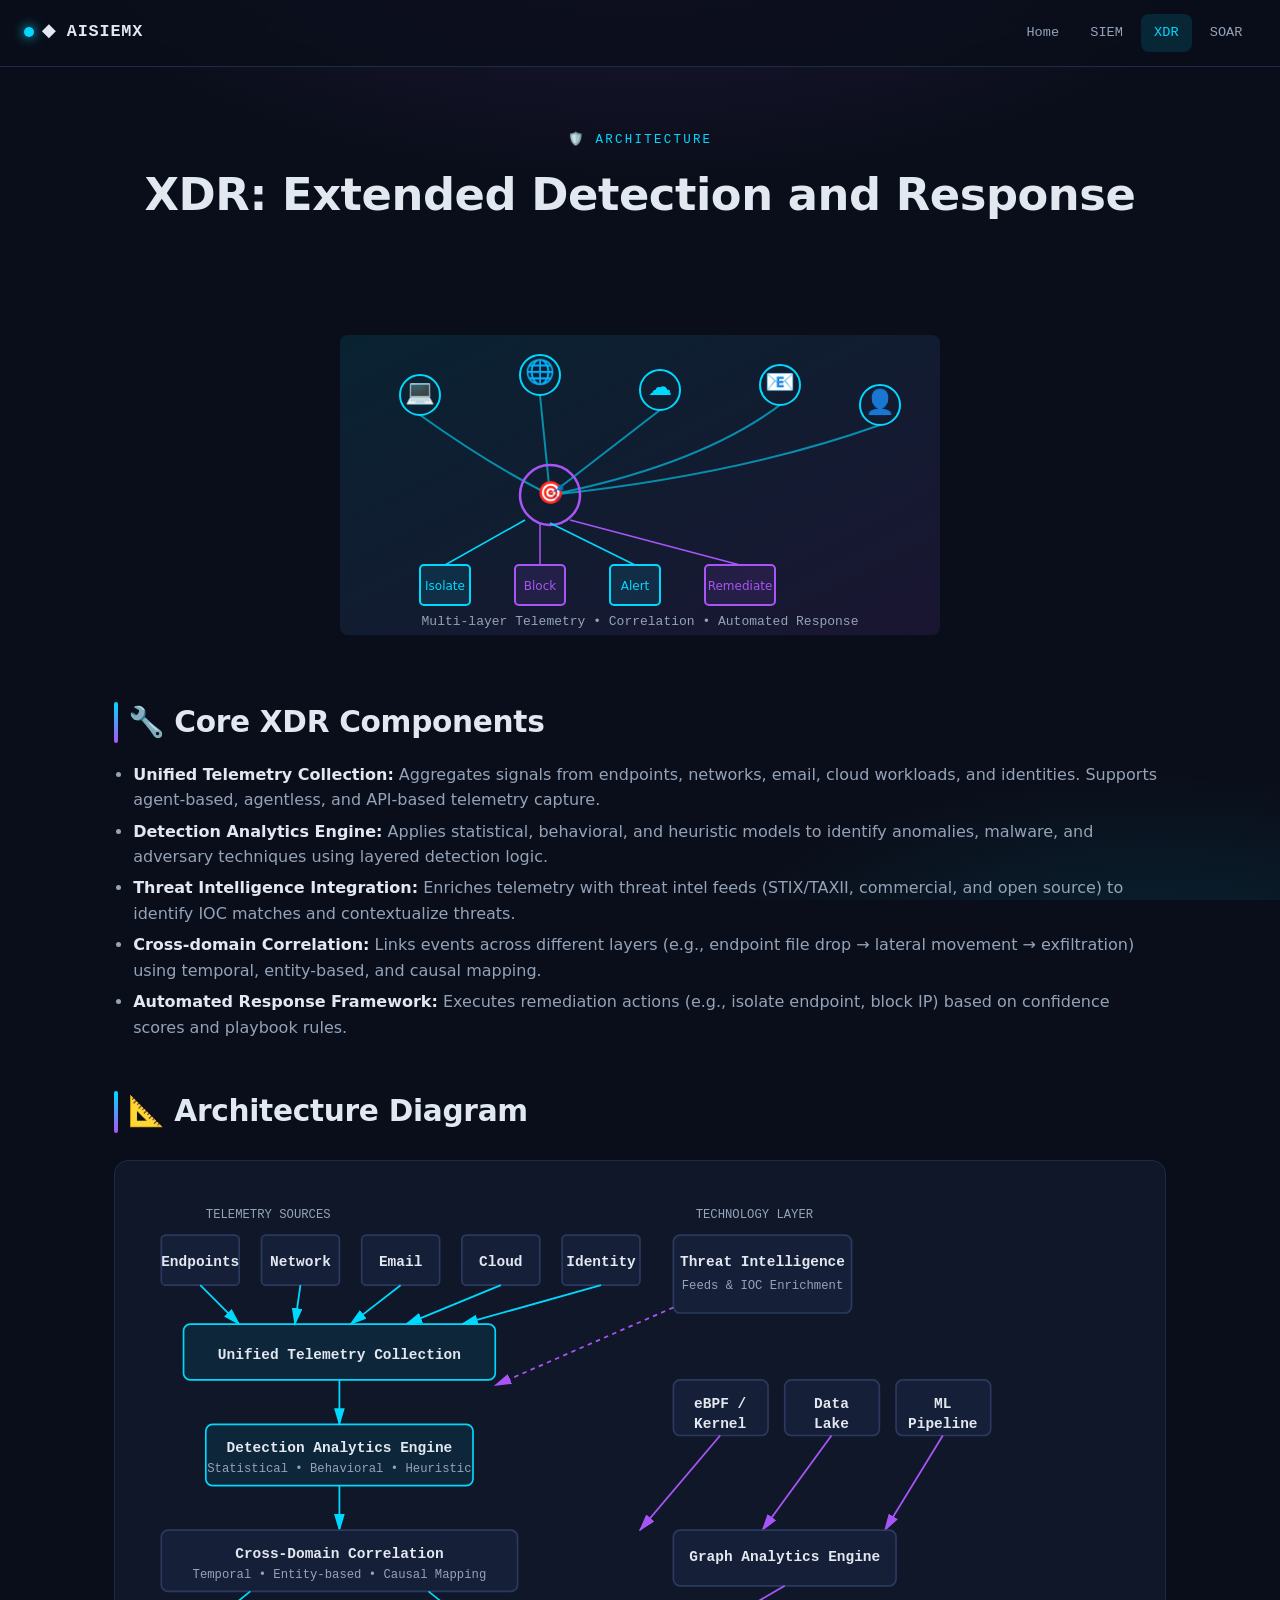
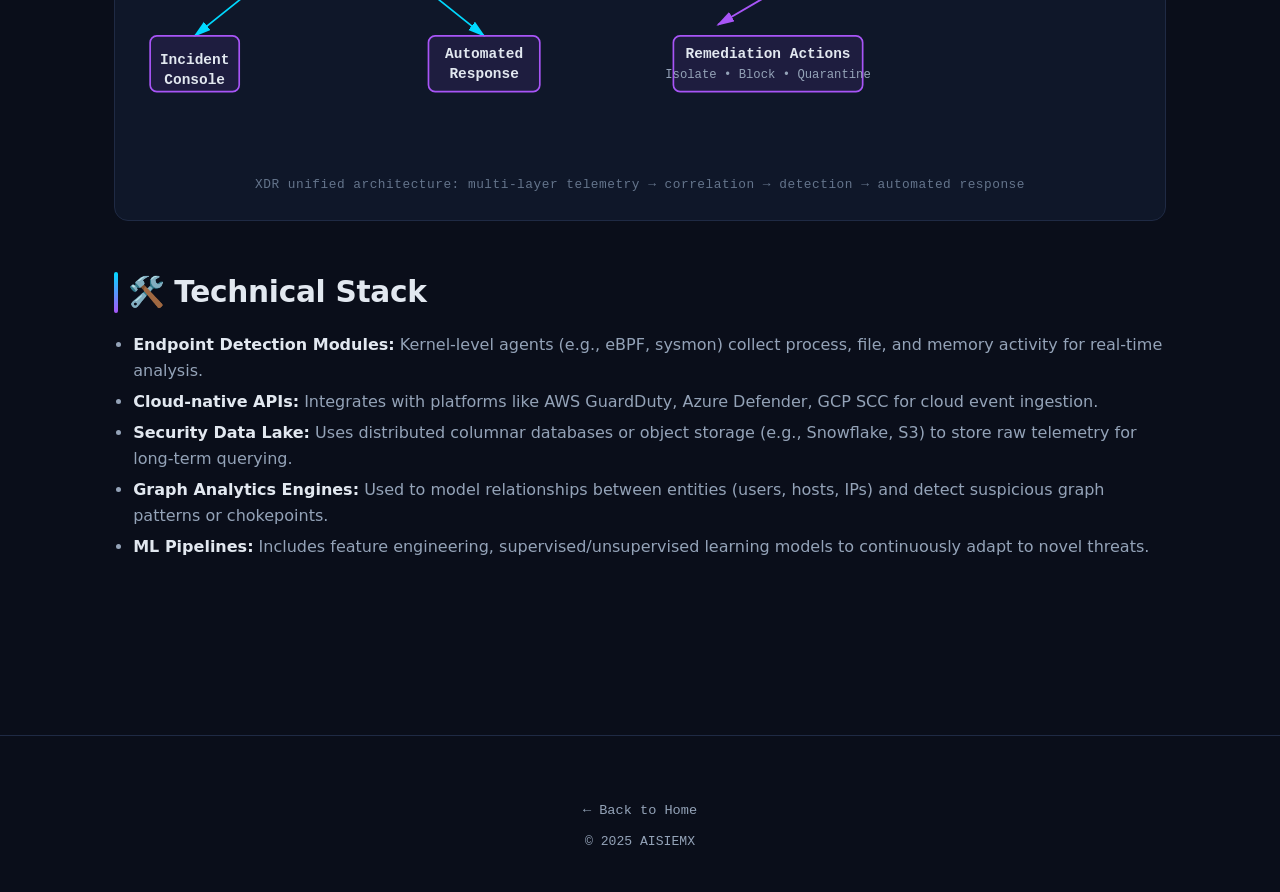
<file: xdr.html>
<!DOCTYPE html>
<html lang="en">
<head>
  <meta charset="UTF-8">
  <meta name="viewport" content="width=device-width, initial-scale=1.0"/>
  <meta name="description" content="XDR architecture: unified telemetry, detection analytics, and automated response across multiple security layers."/>
  <meta name="theme-color" content="#0a0e1a"/>
  <title>XDR Components & Architecture — AISIEMX</title>
  <link rel="icon" href="data:image/svg+xml,<svg xmlns='http://www.w3.org/2000/svg' viewBox='0 0 100 100'><rect fill='%230a0e1a' width='100' height='100'/><circle cx='50' cy='50' r='28' fill='none' stroke='%2300d9ff' stroke-width='3'/><path d='M 50 22 L 50 78 M 22 50 L 78 50' stroke='%23a855f7' stroke-width='2' stroke-linecap='round'/></svg>"/>
  <link rel="stylesheet" href="style.css">
</head>
<body>
  <nav class="nav">
    <a href="index.html" class="nav-brand">◆ AISIEMX</a>
    <div class="nav-links">
      <a href="index.html">Home</a>
      <a href="siem.html">SIEM</a>
      <a href="xdr.html" aria-current="page">XDR</a>
      <a href="soar.html">SOAR</a>
    </div>
  </nav>

  <header class="page-header">
    <div class="kicker">🛡️ Architecture</div>
    <h1>XDR: Extended Detection and Response</h1>
  </header>

  <main>
    <section style="text-align: center; margin: 3rem 0 4rem;">
      <svg viewBox="0 0 600 300" xmlns="http://www.w3.org/2000/svg" style="max-width: 600px; margin: 0 auto; display: block;">
        <!-- Background -->
        <defs>
          <linearGradient id="xdr-grad" x1="0%" y1="0%" x2="100%" y2="100%">
            <stop offset="0%" style="stop-color:rgba(0,217,255,0.1);stop-opacity:1" />
            <stop offset="100%" style="stop-color:rgba(168,85,247,0.1);stop-opacity:1" />
          </linearGradient>
        </defs>
        <rect width="600" height="300" fill="url(#xdr-grad)" rx="8"/>

        <!-- Top row: multiple telemetry sources -->
        <g id="sources">
          <!-- Endpoints -->
          <circle cx="80" cy="60" r="20" fill="none" stroke="#00d9ff" stroke-width="2"/>
          <text x="80" y="65" font-size="24" fill="#00d9ff" text-anchor="middle">💻</text>

          <!-- Network -->
          <circle cx="200" cy="40" r="20" fill="none" stroke="#00d9ff" stroke-width="2"/>
          <text x="200" y="45" font-size="24" fill="#00d9ff" text-anchor="middle">🌐</text>

          <!-- Cloud -->
          <circle cx="320" cy="55" r="20" fill="none" stroke="#00d9ff" stroke-width="2"/>
          <text x="320" y="60" font-size="24" fill="#00d9ff" text-anchor="middle">☁️</text>

          <!-- Email -->
          <circle cx="440" cy="50" r="20" fill="none" stroke="#00d9ff" stroke-width="2"/>
          <text x="440" y="55" font-size="24" fill="#00d9ff" text-anchor="middle">📧</text>

          <!-- Identity -->
          <circle cx="540" cy="70" r="20" fill="none" stroke="#00d9ff" stroke-width="2"/>
          <text x="540" y="75" font-size="24" fill="#00d9ff" text-anchor="middle">👤</text>
        </g>

        <!-- Converging paths -->
        <path d="M 80 80 Q 150 130 210 160" stroke="#00d9ff" stroke-width="2" fill="none" opacity="0.6"/>
        <path d="M 200 60 L 210 160" stroke="#00d9ff" stroke-width="2" fill="none" opacity="0.6"/>
        <path d="M 320 75 L 210 160" stroke="#00d9ff" stroke-width="2" fill="none" opacity="0.6"/>
        <path d="M 440 70 Q 360 130 210 160" stroke="#00d9ff" stroke-width="2" fill="none" opacity="0.6"/>
        <path d="M 540 90 Q 400 140 210 160" stroke="#00d9ff" stroke-width="2" fill="none" opacity="0.6"/>

        <!-- Center: Unified detection -->
        <circle cx="210" cy="160" r="30" fill="none" stroke="#a855f7" stroke-width="2.5"/>
        <text x="210" y="165" font-size="22" fill="#a855f7" text-anchor="middle">🎯</text>

        <!-- Output: Response -->
        <g id="response">
          <!-- Isolate -->
          <rect x="80" y="230" width="50" height="40" rx="4" fill="rgba(0,217,255,0.1)" stroke="#00d9ff" stroke-width="2"/>
          <text x="105" y="255" font-size="12" fill="#00d9ff" text-anchor="middle">Isolate</text>

          <!-- Block -->
          <rect x="175" y="230" width="50" height="40" rx="4" fill="rgba(168,85,247,0.1)" stroke="#a855f7" stroke-width="2"/>
          <text x="200" y="255" font-size="12" fill="#a855f7" text-anchor="middle">Block</text>

          <!-- Alert -->
          <rect x="270" y="230" width="50" height="40" rx="4" fill="rgba(0,217,255,0.1)" stroke="#00d9ff" stroke-width="2"/>
          <text x="295" y="255" font-size="12" fill="#00d9ff" text-anchor="middle">Alert</text>

          <!-- Remediate -->
          <rect x="365" y="230" width="70" height="40" rx="4" fill="rgba(168,85,247,0.1)" stroke="#a855f7" stroke-width="2"/>
          <text x="400" y="255" font-size="12" fill="#a855f7" text-anchor="middle">Remediate</text>
        </g>

        <!-- Arrows from detection to responses -->
        <path d="M 185 185 L 105 230" stroke="#00d9ff" stroke-width="1.5" fill="none"/>
        <path d="M 200 188 L 200 230" stroke="#a855f7" stroke-width="1.5" fill="none"/>
        <path d="M 210 188 L 295 230" stroke="#00d9ff" stroke-width="1.5" fill="none"/>
        <path d="M 230 185 L 400 230" stroke="#a855f7" stroke-width="1.5" fill="none"/>

        <!-- Label -->
        <text x="300" y="290" font-size="13" fill="#94a3b8" text-anchor="middle" font-family="monospace">Multi-layer Telemetry • Correlation • Automated Response</text>
      </svg>
    </section>

    <section>
      <h2>🔧 Core XDR Components</h2>
      <ul>
        <li><strong>Unified Telemetry Collection:</strong> Aggregates signals from endpoints, networks, email, cloud workloads, and identities. Supports agent-based, agentless, and API-based telemetry capture.</li>
        <li><strong>Detection Analytics Engine:</strong> Applies statistical, behavioral, and heuristic models to identify anomalies, malware, and adversary techniques using layered detection logic.</li>
        <li><strong>Threat Intelligence Integration:</strong> Enriches telemetry with threat intel feeds (STIX/TAXII, commercial, and open source) to identify IOC matches and contextualize threats.</li>
        <li><strong>Cross-domain Correlation:</strong> Links events across different layers (e.g., endpoint file drop → lateral movement → exfiltration) using temporal, entity-based, and causal mapping.</li>
        <li><strong>Automated Response Framework:</strong> Executes remediation actions (e.g., isolate endpoint, block IP) based on confidence scores and playbook rules.</li>
      </ul>
    </section>

    <section>
      <h2>📐 Architecture Diagram</h2>
      <div class="diagram">
        <svg viewBox="0 0 900 520" xmlns="http://www.w3.org/2000/svg">
          <!-- Telemetry sources -->
          <text x="60" y="30" class="dg-label-sm" text-anchor="start">TELEMETRY SOURCES</text>

          <rect x="20" y="45" width="70" height="45" rx="4" class="dg-box"/>
          <text x="55" y="73" class="dg-label" text-anchor="middle">Endpoints</text>

          <rect x="110" y="45" width="70" height="45" rx="4" class="dg-box"/>
          <text x="145" y="73" class="dg-label" text-anchor="middle">Network</text>

          <rect x="200" y="45" width="70" height="45" rx="4" class="dg-box"/>
          <text x="235" y="73" class="dg-label" text-anchor="middle">Email</text>

          <rect x="290" y="45" width="70" height="45" rx="4" class="dg-box"/>
          <text x="325" y="73" class="dg-label" text-anchor="middle">Cloud</text>

          <rect x="380" y="45" width="70" height="45" rx="4" class="dg-box"/>
          <text x="415" y="73" class="dg-label" text-anchor="middle">Identity</text>

          <!-- Collection arrows -->
          <path d="M 55 90 L 90 125" class="dg-arrow" marker-end="url(#arrowhead)"/>
          <path d="M 145 90 L 140 125" class="dg-arrow" marker-end="url(#arrowhead)"/>
          <path d="M 235 90 L 190 125" class="dg-arrow" marker-end="url(#arrowhead)"/>
          <path d="M 325 90 L 240 125" class="dg-arrow" marker-end="url(#arrowhead)"/>
          <path d="M 415 90 L 290 125" class="dg-arrow" marker-end="url(#arrowhead)"/>

          <!-- Unified collection -->
          <rect x="40" y="125" width="280" height="50" rx="6" class="dg-box-cyan"/>
          <text x="180" y="156" class="dg-label" text-anchor="middle">Unified Telemetry Collection</text>

          <path d="M 180 175 L 180 215" class="dg-arrow" marker-end="url(#arrowhead)"/>

          <!-- Threat Intel -->
          <rect x="480" y="45" width="160" height="70" rx="6" class="dg-box"/>
          <text x="560" y="73" class="dg-label" text-anchor="middle">Threat Intelligence</text>
          <text x="560" y="93" class="dg-label-sm" text-anchor="middle">Feeds &amp; IOC Enrichment</text>

          <path d="M 480 110 L 320 180" class="dg-arrow-v" marker-end="url(#arrowhead-v)" stroke-dasharray="4,4"/>

          <!-- Detection engine -->
          <rect x="60" y="215" width="240" height="55" rx="6" class="dg-box-cyan"/>
          <text x="180" y="240" class="dg-label" text-anchor="middle">Detection Analytics Engine</text>
          <text x="180" y="258" class="dg-label-sm" text-anchor="middle">Statistical • Behavioral • Heuristic</text>

          <path d="M 180 270 L 180 310" class="dg-arrow" marker-end="url(#arrowhead)"/>

          <!-- Cross-domain correlation -->
          <rect x="20" y="310" width="320" height="55" rx="6" class="dg-box"/>
          <text x="180" y="335" class="dg-label" text-anchor="middle">Cross-Domain Correlation</text>
          <text x="180" y="353" class="dg-label-sm" text-anchor="middle">Temporal • Entity-based • Causal Mapping</text>

          <!-- Split to visualization and response -->
          <path d="M 100 365 L 50 405" class="dg-arrow" marker-end="url(#arrowhead)"/>
          <path d="M 260 365 L 310 405" class="dg-arrow" marker-end="url(#arrowhead)"/>

          <!-- Visualization -->
          <rect x="10" y="405" width="80" height="50" rx="6" class="dg-box-violet"/>
          <text x="50" y="430" class="dg-label" text-anchor="middle">Incident</text>
          <text x="50" y="448" class="dg-label" text-anchor="middle">Console</text>

          <!-- Automated Response -->
          <rect x="260" y="405" width="100" height="50" rx="6" class="dg-box-violet"/>
          <text x="310" y="425" class="dg-label" text-anchor="middle">Automated</text>
          <text x="310" y="443" class="dg-label" text-anchor="middle">Response</text>

          <!-- Technical components on right -->
          <text x="500" y="30" class="dg-label-sm" text-anchor="start">TECHNOLOGY LAYER</text>

          <rect x="480" y="175" width="85" height="50" rx="6" class="dg-box"/>
          <text x="522" y="200" class="dg-label" text-anchor="middle">eBPF /</text>
          <text x="522" y="218" class="dg-label" text-anchor="middle">Kernel</text>

          <rect x="580" y="175" width="85" height="50" rx="6" class="dg-box"/>
          <text x="622" y="200" class="dg-label" text-anchor="middle">Data</text>
          <text x="622" y="218" class="dg-label" text-anchor="middle">Lake</text>

          <rect x="680" y="175" width="85" height="50" rx="6" class="dg-box"/>
          <text x="722" y="200" class="dg-label" text-anchor="middle">ML</text>
          <text x="722" y="218" class="dg-label" text-anchor="middle">Pipeline</text>

          <path d="M 522 225 L 450 310" class="dg-arrow-v" marker-end="url(#arrowhead-v)"/>
          <path d="M 622 225 L 560 310" class="dg-arrow-v" marker-end="url(#arrowhead-v)"/>
          <path d="M 722 225 L 670 310" class="dg-arrow-v" marker-end="url(#arrowhead-v)"/>

          <!-- Graph analytics -->
          <rect x="480" y="310" width="200" height="50" rx="6" class="dg-box"/>
          <text x="580" y="338" class="dg-label" text-anchor="middle">Graph Analytics Engine</text>

          <path d="M 580 360 L 520 395" class="dg-arrow-v" marker-end="url(#arrowhead-v)"/>

          <!-- Remediation actions -->
          <rect x="480" y="405" width="170" height="50" rx="6" class="dg-box-violet"/>
          <text x="565" y="425" class="dg-label" text-anchor="middle">Remediation Actions</text>
          <text x="565" y="443" class="dg-label-sm" text-anchor="middle">Isolate • Block • Quarantine</text>

          <!-- Arrow markers -->
          <defs>
            <marker id="arrowhead" markerWidth="10" markerHeight="10" refX="9" refY="3" orient="auto">
              <polygon points="0 0, 10 3, 0 6" fill="#00d9ff"/>
            </marker>
            <marker id="arrowhead-v" markerWidth="10" markerHeight="10" refX="9" refY="3" orient="auto">
              <polygon points="0 0, 10 3, 0 6" fill="#a855f7"/>
            </marker>
          </defs>
        </svg>
        <div class="diagram-caption">XDR unified architecture: multi-layer telemetry → correlation → detection → automated response</div>
      </div>
    </section>

    <section>
      <h2>🛠️ Technical Stack</h2>
      <ul>
        <li><strong>Endpoint Detection Modules:</strong> Kernel-level agents (e.g., eBPF, sysmon) collect process, file, and memory activity for real-time analysis.</li>
        <li><strong>Cloud-native APIs:</strong> Integrates with platforms like AWS GuardDuty, Azure Defender, GCP SCC for cloud event ingestion.</li>
        <li><strong>Security Data Lake:</strong> Uses distributed columnar databases or object storage (e.g., Snowflake, S3) to store raw telemetry for long-term querying.</li>
        <li><strong>Graph Analytics Engines:</strong> Used to model relationships between entities (users, hosts, IPs) and detect suspicious graph patterns or chokepoints.</li>
        <li><strong>ML Pipelines:</strong> Includes feature engineering, supervised/unsupervised learning models to continuously adapt to novel threats.</li>
      </ul>
    </section>
  </main>

  <footer>
    <a href="index.html" class="back-link">← Back to Home</a>
    <p>&copy; 2025 AISIEMX</p>
  </footer>
</body>
</html>
</file>
<file: style.css>
:root {
  --bg: #0a0e1a;
  --bg-elev: #0f1729;
  --bg-elev-2: #161f38;
  --border: #1f2a44;
  --border-strong: #2a3a5e;
  --text: #e2e8f0;
  --text-dim: #94a3b8;
  --text-mute: #64748b;
  --cyan: #00d9ff;
  --cyan-soft: rgba(0, 217, 255, 0.12);
  --violet: #a855f7;
  --violet-soft: rgba(168, 85, 247, 0.14);
  --good: #22d3ee;
  --warn: #f59e0b;
  --bad: #ef4444;
  --mono: ui-monospace, "JetBrains Mono", "Fira Code", Menlo, Consolas, monospace;
  --sans: ui-sans-serif, system-ui, -apple-system, "Segoe UI", Roboto, sans-serif;
  --radius: 14px;
  --radius-sm: 8px;
  --shadow-glow: 0 0 0 1px var(--border), 0 8px 28px rgba(0, 217, 255, 0.06);
  --shadow-glow-hover: 0 0 0 1px var(--cyan), 0 8px 32px rgba(0, 217, 255, 0.18);
}

* { box-sizing: border-box; }

html { scroll-behavior: smooth; }

body {
  font-family: var(--sans);
  margin: 0;
  padding: 0;
  background: var(--bg);
  background-image:
    radial-gradient(ellipse 80% 50% at 50% -10%, var(--violet-soft), transparent 60%),
    radial-gradient(ellipse 60% 40% at 90% 110%, var(--cyan-soft), transparent 60%);
  background-attachment: fixed;
  color: var(--text);
  line-height: 1.6;
  -webkit-font-smoothing: antialiased;
}

/* ── Navigation ────────────────────────────────────────────────────── */
.nav {
  position: sticky;
  top: 0;
  z-index: 50;
  display: flex;
  align-items: center;
  justify-content: space-between;
  gap: 1rem;
  padding: 0.9rem 1.5rem;
  background: rgba(10, 14, 26, 0.75);
  backdrop-filter: blur(12px);
  -webkit-backdrop-filter: blur(12px);
  border-bottom: 1px solid var(--border);
}

.nav-brand {
  font-family: var(--mono);
  font-weight: 700;
  font-size: 1.05rem;
  letter-spacing: 0.05em;
  color: var(--text);
  text-decoration: none;
  display: inline-flex;
  align-items: center;
  gap: 0.5rem;
}

.nav-brand::before {
  content: "";
  width: 10px;
  height: 10px;
  border-radius: 50%;
  background: var(--cyan);
  box-shadow: 0 0 12px var(--cyan);
  animation: pulse 2.4s ease-in-out infinite;
}

@keyframes pulse {
  0%, 100% { opacity: 1; transform: scale(1); }
  50%      { opacity: 0.55; transform: scale(0.85); }
}

.nav-links {
  display: flex;
  gap: 0.25rem;
  flex-wrap: wrap;
}

.nav-links a {
  font-family: var(--mono);
  font-size: 0.85rem;
  color: var(--text-dim);
  text-decoration: none;
  padding: 0.45rem 0.85rem;
  border-radius: var(--radius-sm);
  transition: color 0.15s, background 0.15s;
}

.nav-links a:hover,
.nav-links a[aria-current="page"] {
  color: var(--cyan);
  background: var(--cyan-soft);
}

/* ── Hero ──────────────────────────────────────────────────── */
.hero {
  text-align: center;
  padding: 5rem 1.5rem 4rem;
  position: relative;
  overflow: hidden;
}

.hero::before {
  content: "";
  position: absolute;
  inset: 0;
  background-image:
    linear-gradient(var(--border) 1px, transparent 1px),
    linear-gradient(90deg, var(--border) 1px, transparent 1px);
  background-size: 48px 48px;
  mask-image: radial-gradient(ellipse 60% 60% at 50% 40%, #000 30%, transparent 80%);
  -webkit-mask-image: radial-gradient(ellipse 60% 60% at 50% 40%, #000 30%, transparent 80%);
  opacity: 0.35;
  pointer-events: none;
}

.hero-eyebrow {
  display: inline-block;
  font-family: var(--mono);
  font-size: 0.78rem;
  text-transform: uppercase;
  letter-spacing: 0.18em;
  color: var(--cyan);
  padding: 0.35rem 0.9rem;
  border: 1px solid var(--cyan);
  border-radius: 999px;
  background: var(--cyan-soft);
  margin-bottom: 1.5rem;
  position: relative;
}

@keyframes gradient-shift {
  0%   { background-position: 0% center; }
  50%  { background-position: 100% center; }
  100% { background-position: 0% center; }
}

.hero h1 {
  font-size: clamp(2.6rem, 7vw, 4.8rem);
  margin: 0;
  font-weight: 800;
  letter-spacing: -0.02em;
  background: linear-gradient(90deg, var(--cyan) 10%, var(--violet) 50%, var(--violet) 100%);
  background-size: 200% 100%;
  -webkit-background-clip: text;
  background-clip: text;
  color: transparent;
  position: relative;
  line-height: 1.05;
  animation: gradient-shift 3s ease-in-out infinite;
}

.hero p.tagline {
  font-size: clamp(1.05rem, 2vw, 1.35rem);
  color: var(--text-dim);
  max-width: 640px;
  margin: 1.25rem auto 0;
  position: relative;
}

.hero-cta {
  margin-top: 2.25rem;
  display: inline-flex;
  gap: 0.75rem;
  flex-wrap: wrap;
  justify-content: center;
  position: relative;
}

.btn {
  display: inline-flex;
  align-items: center;
  gap: 0.5rem;
  padding: 0.75rem 1.4rem;
  border-radius: var(--radius-sm);
  font-family: var(--mono);
  font-size: 0.9rem;
  text-decoration: none;
  transition: transform 0.15s, box-shadow 0.15s, background 0.15s, color 0.15s;
  border: 1px solid transparent;
}

.btn-primary {
  background: var(--cyan);
  color: var(--bg);
  font-weight: 600;
}
.btn-primary:hover {
  background: #5be8ff;
  transform: translateY(-1px);
  box-shadow: 0 8px 24px rgba(0, 217, 255, 0.35);
}

.btn-ghost {
  background: transparent;
  color: var(--text);
  border-color: var(--border-strong);
}
.btn-ghost:hover {
  border-color: var(--violet);
  color: var(--violet);
  background: var(--violet-soft);
}

/* ── Page header (sub-pages) ───────────────────────────────── */
.page-header {
  padding: 4rem 1.5rem 2rem;
  text-align: center;
  position: relative;
}

.page-header h1 {
  font-size: clamp(1.8rem, 4.5vw, 2.8rem);
  margin: 0.5rem 0 0;
  font-weight: 700;
  letter-spacing: -0.01em;
  color: var(--text);
}

.page-header .kicker {
  font-family: var(--mono);
  font-size: 0.78rem;
  letter-spacing: 0.18em;
  text-transform: uppercase;
  color: var(--cyan);
}

/* ── Layout containers ─────────────────────────────────────── */
main {
  max-width: 1100px;
  margin: 0 auto;
  padding: 1.5rem 1.5rem 4rem;
}

section { margin: 3rem 0; }

h2 {
  font-size: clamp(1.4rem, 2.6vw, 1.85rem);
  margin: 0 0 1rem;
  color: var(--text);
  letter-spacing: -0.01em;
  display: flex;
  align-items: center;
  gap: 0.6rem;
}

h2::before {
  content: "";
  width: 4px;
  height: 1.4em;
  background: linear-gradient(180deg, var(--cyan), var(--violet));
  border-radius: 2px;
}

h3 {
  font-size: 1.05rem;
  font-family: var(--mono);
  color: var(--cyan);
  margin: 1.25rem 0 0.6rem;
  font-weight: 600;
  letter-spacing: 0.02em;
}

p { color: var(--text-dim); margin: 0.5rem 0; }

ul {
  padding-left: 1.2rem;
  color: var(--text-dim);
}

ul li { margin: 0.35rem 0; }

ul li strong {
  color: var(--text);
  font-weight: 600;
}

a {
  color: var(--cyan);
  text-decoration: none;
  border-bottom: 1px dashed transparent;
  transition: border-color 0.15s, color 0.15s;
}

a:hover {
  color: #5be8ff;
  border-bottom-color: currentColor;
}

/* ── Card grid (home) ──────────────────────────────────────── */
.card-grid {
  display: grid;
  grid-template-columns: repeat(auto-fit, minmax(280px, 1fr));
  gap: 1.25rem;
}

.card {
  background: var(--bg-elev);
  border: 1px solid var(--border);
  border-radius: var(--radius);
  padding: 1.5rem;
  display: flex;
  flex-direction: column;
  position: relative;
  overflow: hidden;
  transition: transform 0.18s, border-color 0.18s, box-shadow 0.18s;
}

.card::before {
  content: "";
  position: absolute;
  inset: 0;
  border-radius: var(--radius);
  background: linear-gradient(135deg, transparent 60%, var(--cyan-soft) 100%);
  opacity: 0;
  transition: opacity 0.2s;
  pointer-events: none;
}

.card:hover {
  transform: translateY(-3px);
  border-color: var(--cyan);
  box-shadow: var(--shadow-glow-hover);
}

.card:hover::before { opacity: 1; }

.card .icon {
  font-size: 1.75rem;
  margin-bottom: 0.5rem;
  display: inline-block;
}

.card h2 {
  font-size: 1.35rem;
  margin: 0.25rem 0 0.5rem;
}

.card h2::before { display: none; }

.card p { font-size: 0.95rem; }

.card ul {
  font-size: 0.9rem;
  margin: 0.5rem 0 1rem;
  padding-left: 1.1rem;
}

.card-link {
  margin-top: auto;
  font-family: var(--mono);
  font-size: 0.85rem;
  color: var(--cyan);
  display: inline-flex;
  align-items: center;
  gap: 0.4rem;
}

.card-link::after {
  content: "→";
  transition: transform 0.15s;
}

.card:hover .card-link::after { transform: translateX(4px); }

/* ── Table ─────────────────────────────────────────────────── */
.table-wrap {
  overflow-x: auto;
  border: 1px solid var(--border);
  border-radius: var(--radius);
  background: var(--bg-elev);
}

table {
  width: 100%;
  border-collapse: collapse;
  font-size: 0.95rem;
}

th, td {
  padding: 0.9rem 1rem;
  text-align: center;
  border-bottom: 1px solid var(--border);
}

th {
  background: var(--bg-elev-2);
  color: var(--text);
  font-family: var(--mono);
  font-size: 0.82rem;
  text-transform: uppercase;
  letter-spacing: 0.08em;
  font-weight: 600;
}

th:first-child, td:first-child {
  text-align: left;
  color: var(--text-dim);
}

tbody tr:last-child td { border-bottom: none; }

tbody tr:hover td { background: rgba(0, 217, 255, 0.04); }

.cell-yes  { color: var(--good); font-weight: 600; }
.cell-no   { color: var(--bad); }
.cell-warn { color: var(--warn); }

/* ── Architecture diagram ──────────────────────────────────── */
.diagram {
  margin: 1.5rem 0 2rem;
  padding: 1.5rem;
  background: var(--bg-elev);
  border: 1px solid var(--border);
  border-radius: var(--radius);
  overflow-x: auto;
}

.diagram svg {
  width: 100%;
  height: auto;
  display: block;
  min-width: 640px;
}

.diagram-caption {
  font-family: var(--mono);
  font-size: 0.8rem;
  color: var(--text-mute);
  text-align: center;
  margin-top: 0.75rem;
  letter-spacing: 0.04em;
}

/* SVG diagram shared styles */
.dg-box       { fill: var(--bg-elev-2); stroke: var(--border-strong); stroke-width: 1.5; }
.dg-box-cyan  { fill: rgba(0, 217, 255, 0.08); stroke: var(--cyan); stroke-width: 1.5; }
.dg-box-violet{ fill: rgba(168, 85, 247, 0.10); stroke: var(--violet); stroke-width: 1.5; }
.dg-label     { fill: var(--text); font-family: var(--mono); font-size: 13px; font-weight: 600; }
.dg-label-sm  { fill: var(--text-dim); font-family: var(--mono); font-size: 11px; }
.dg-arrow     { stroke: var(--cyan); stroke-width: 1.6; fill: none; }
.dg-arrow-v   { stroke: var(--violet); stroke-width: 1.6; fill: none; }

/* ── Footer ────────────────────────────────────────────────── */
footer {
  border-top: 1px solid var(--border);
  text-align: center;
  padding: 2rem 1rem;
  margin-top: 4rem;
  font-family: var(--mono);
  font-size: 0.82rem;
  color: var(--text-mute);
}

footer a { color: var(--text-dim); }

/* ── Back link ─────────────────────────────────────────────── */
.back-link {
  display: inline-flex;
  align-items: center;
  gap: 0.4rem;
  font-family: var(--mono);
  font-size: 0.85rem;
  color: var(--text-dim);
  margin-top: 2rem;
}

.back-link:hover { color: var(--cyan); }

/* ── Reveal-on-scroll ──────────────────────────────────────── */
.reveal {
  opacity: 0;
  transform: translateY(16px);
  transition: opacity 0.6s ease, transform 0.6s ease;
}
.reveal.is-visible {
  opacity: 1;
  transform: none;
}

/* ── Small screens ─────────────────────────────────────────── */
@media (max-width: 640px) {
  .nav { padding: 0.7rem 1rem; }
  .nav-links a { padding: 0.4rem 0.6rem; font-size: 0.8rem; }
  .hero { padding: 3rem 1rem 2.5rem; }
  main { padding: 1rem 1rem 3rem; }
  section { margin: 2rem 0; }
}

@media (prefers-reduced-motion: reduce) {
  *, *::before, *::after {
    animation-duration: 0.001ms !important;
    transition-duration: 0.001ms !important;
  }
  .reveal { opacity: 1; transform: none; }
}
</file>
